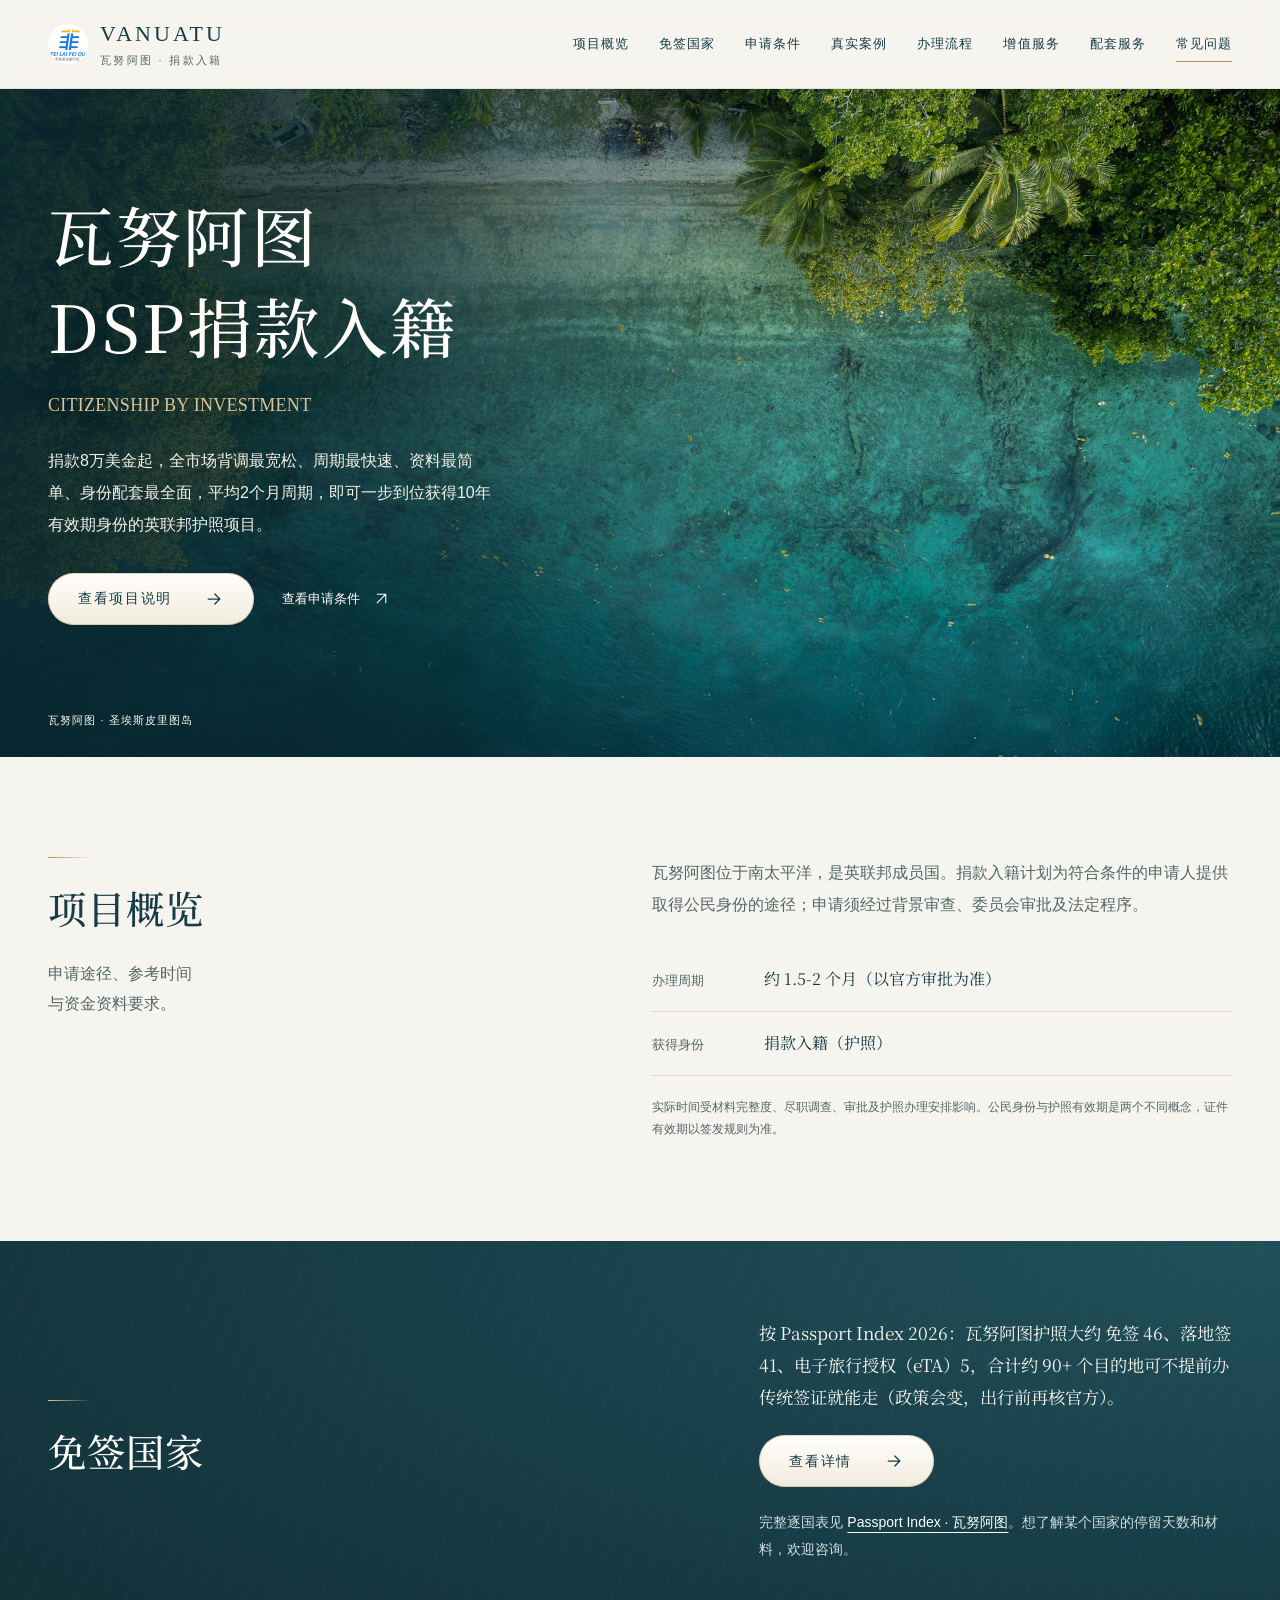
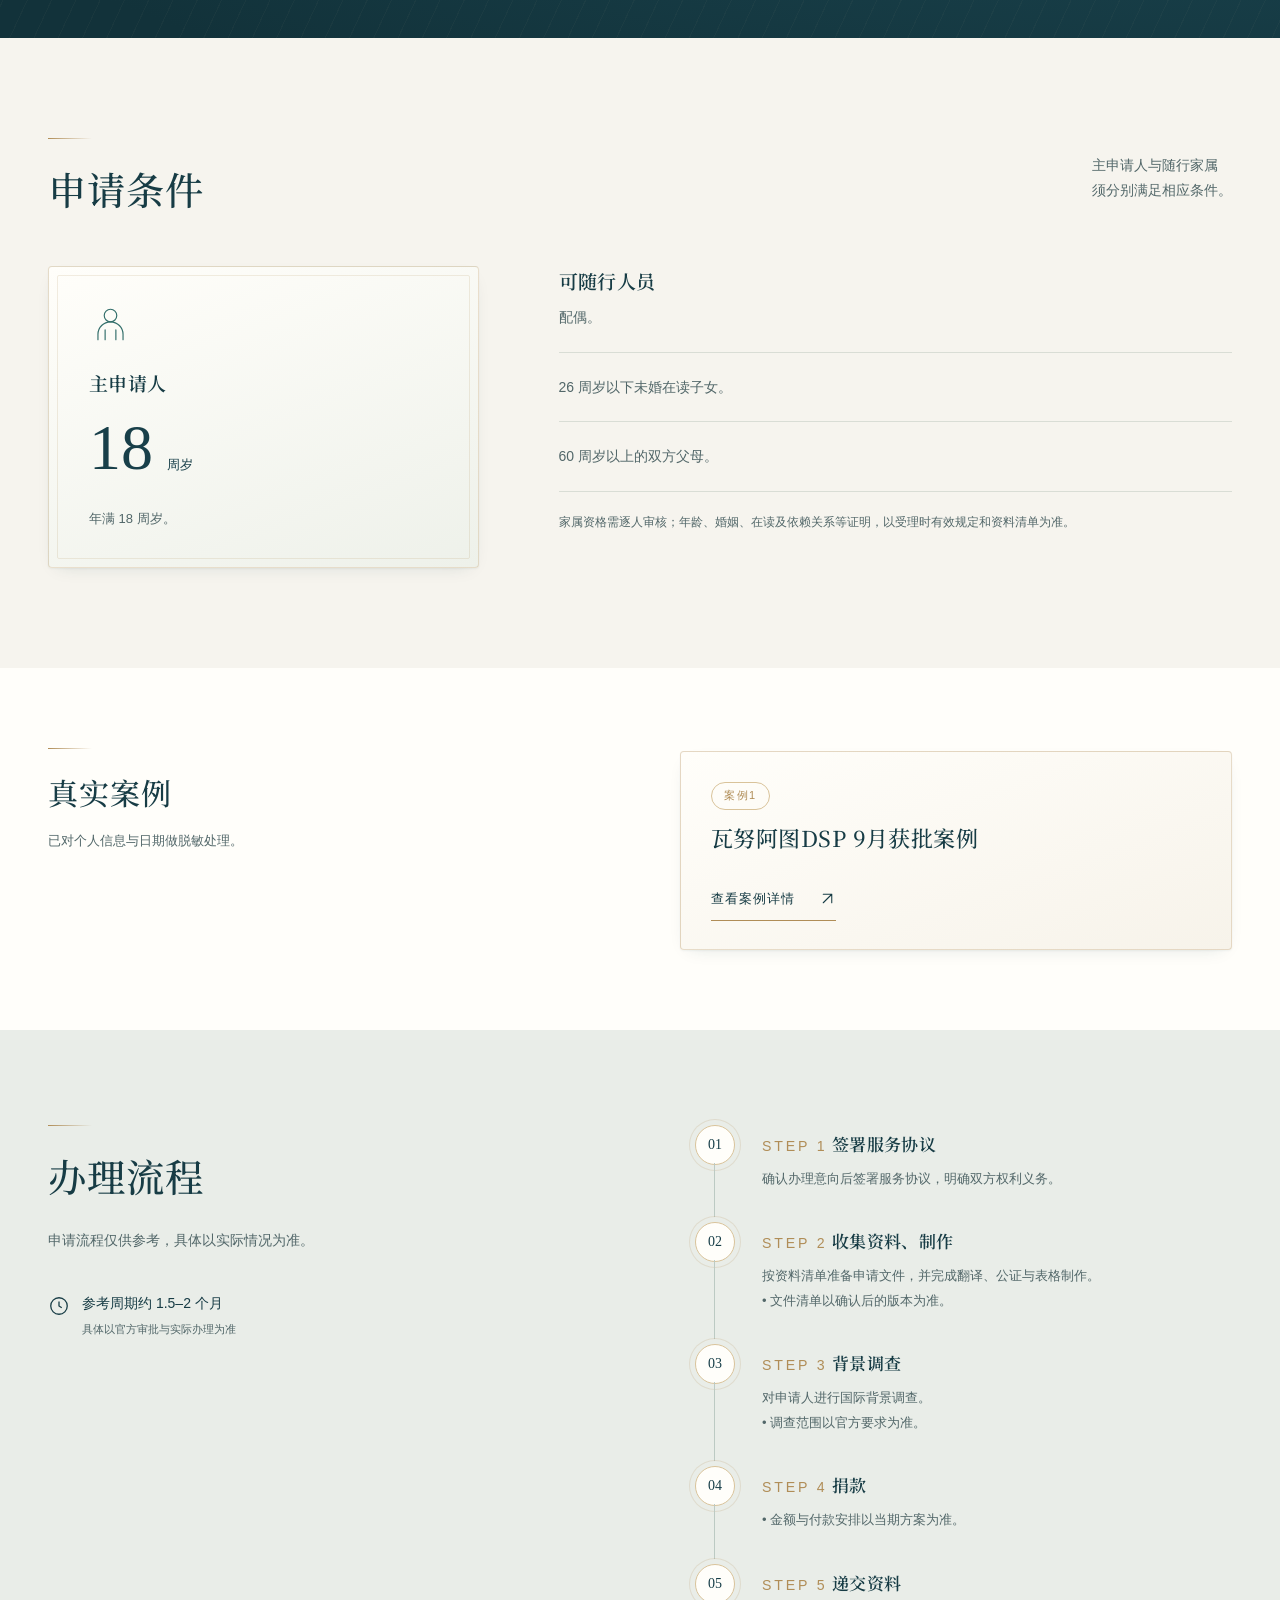
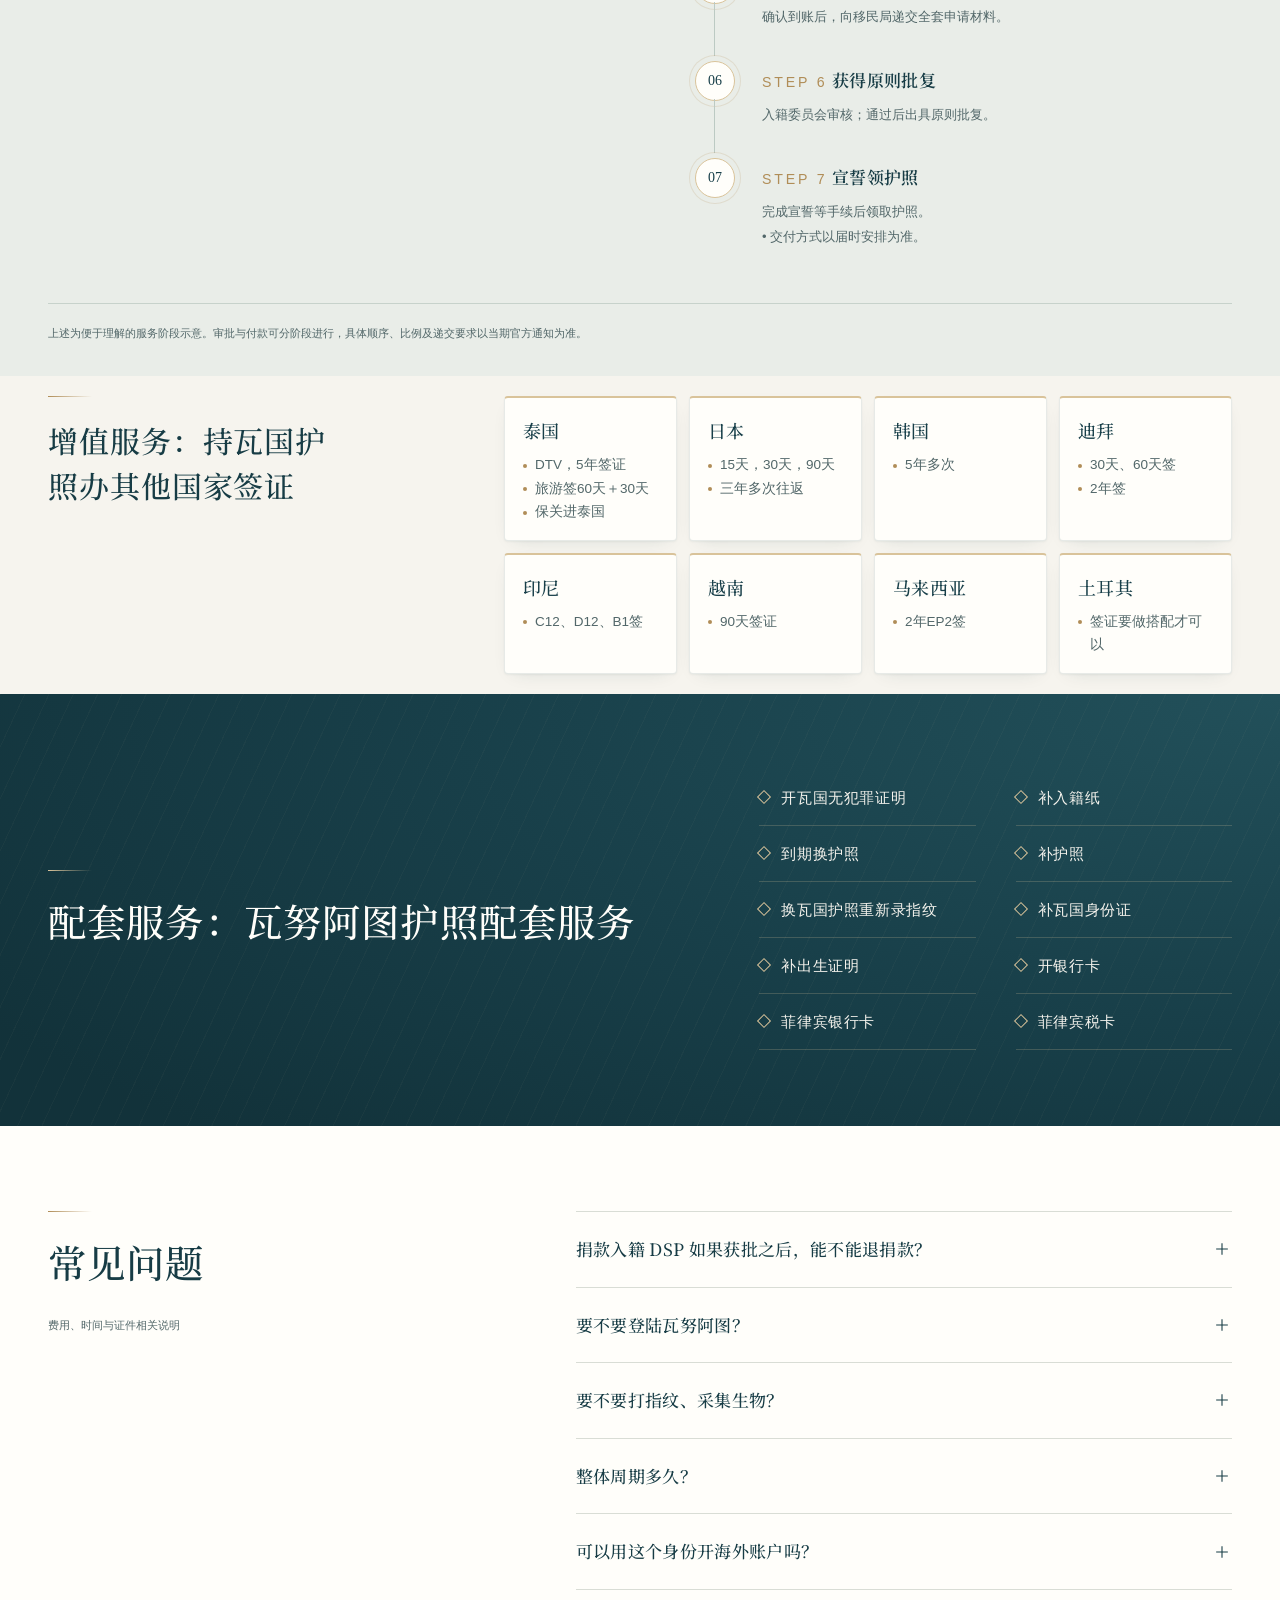
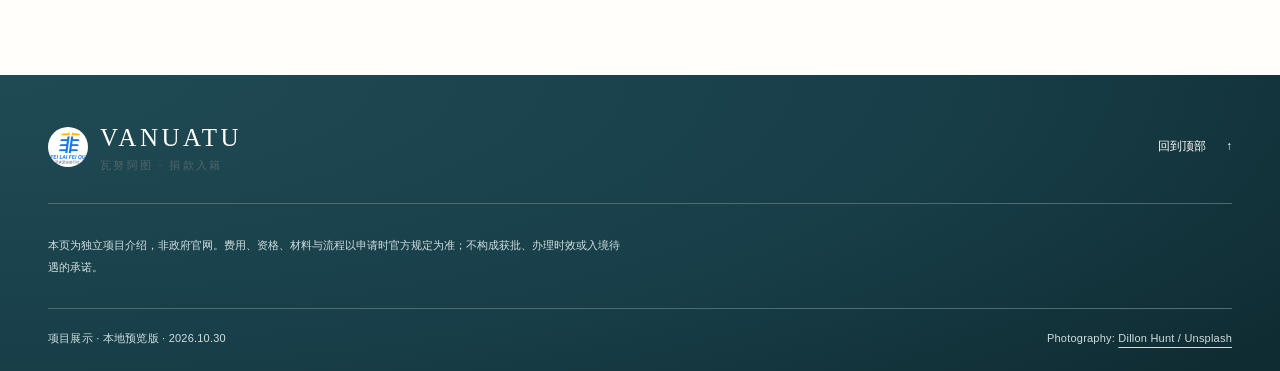
<file: index.html>
<!doctype html>
<html lang="zh-CN">
<head>
  <meta charset="utf-8">
  <meta name="viewport" content="width=device-width, initial-scale=1">
  <title>瓦努阿图 DSP捐款入籍</title>
  <meta name="description" content="了解瓦努阿图捐款入籍项目：申请条件、家庭随行、七步办理流程。所有申请以官方审查及当期要求为准。">
  <meta name="robots" content="noindex, nofollow">
  <meta name="theme-color" content="#183f49">
  <meta property="og:type" content="website">
  <meta property="og:locale" content="zh_CN">
  <meta property="og:title" content="瓦努阿图捐款入籍｜申请条件与流程">
  <meta property="og:description" content="从申请条件、资料准备到宣誓领证，清晰了解瓦努阿图捐款入籍。">
  <meta property="og:image" content="assets/vanuatu-coast.jpg">
  <meta name="twitter:card" content="summary_large_image">
  <meta name="twitter:title" content="瓦努阿图捐款入籍计划">
  <meta name="twitter:description" content="申请条件与七步办理流程。">
  <link rel="icon" type="image/png" href="assets/flfq-favicon-64.png">
  <link rel="preload" as="image" href="assets/vanuatu-coast.jpg" fetchpriority="high">
  <link rel="preload" as="font" href="assets/noto-serif-sc.woff2" type="font/woff2" crossorigin>
  <link rel="stylesheet" href="styles.css">
  <link rel="stylesheet" href="motion.css">
  <script defer src="script.js"></script>
  <script defer src="ocean.js"></script>
  <script type="application/ld+json">{"@context":"https://schema.org","@type":"WebPage","name":"瓦努阿图捐款入籍项目介绍","inLanguage":"zh-CN","description":"申请条件和办理流程。独立项目展示页面，非政府官网。","about":{"@type":"Thing","name":"Vanuatu Development Support Program"},"dateModified":"2026-10-30"}</script>
</head>
<body>
  <a class="skip-link" href="#main">跳转到正文</a>
  <header class="site-header">
    <div class="header-inner">
      <a href="#top" class="brand" aria-label="瓦努阿图项目首页">
        <img class="brand-mark" src="assets/flfq-logo.png" alt="" width="40" height="40">
        <span><strong>VANUATU</strong><small>瓦努阿图 · 捐款入籍</small></span>
      </a>
      <nav class="desktop-nav" aria-label="主导航">
        <a href="#overview">项目概览</a><a href="#visa-free">免签国家</a><a href="#eligibility">申请条件</a><a href="#cases">真实案例</a><a href="#process">办理流程</a><a href="#services">增值服务</a><a href="#support">配套服务</a><a href="#faq">常见问题</a>
      </nav>
      <button class="menu-toggle" aria-label="打开导航菜单" aria-expanded="false" aria-controls="mobile-nav"><svg viewBox="0 0 24 24" aria-hidden="true"><path d="M4 7h16M4 12h16M4 17h16"/></svg></button>
    </div>
    <nav id="mobile-nav" class="mobile-nav" aria-label="手机导航" hidden><a href="#overview">项目概览</a><a href="#visa-free">免签国家</a><a href="#eligibility">申请条件</a><a href="#cases">真实案例</a><a href="#process">办理流程</a><a href="#services">增值服务</a><a href="#support">配套服务</a><a href="#faq">常见问题</a></nav>
  </header>

  <main id="main">
    <section class="hero" id="top" aria-labelledby="hero-title">
      <img class="hero-image" src="assets/vanuatu-coast.jpg" alt="瓦努阿图圣埃斯皮里图岛，棕榈林环绕的清澈海岸" width="2200" height="1650" fetchpriority="high">
      <canvas class="ocean-canvas" id="ocean" aria-hidden="true" data-state="loading"></canvas>
      <div class="hero-shade"></div>
      <div class="container hero-content">
        <h1 id="hero-title">瓦努阿图<br>DSP捐款入籍<span class="hero-title-en" lang="en">Citizenship by investment</span></h1>
        <p>捐款8万美金起，全市场背调最宽松、周期最快速、资料最简单、身份配套最全面，平均2个月周期，即可一步到位获得10年有效期身份的英联邦护照项目。</p>
        <div class="hero-actions"><a class="button button-light" href="#overview">查看项目说明 <svg viewBox="0 0 24 24" aria-hidden="true"><path d="M5 12h14M13 6l6 6-6 6"/></svg></a><a class="hero-text-link" href="#eligibility">查看申请条件 <svg viewBox="0 0 24 24" aria-hidden="true"><path d="M6 18 18 6M6 6h12v12"/></svg></a></div>
      </div>
      <div class="hero-foot container"><span>瓦努阿图 · 圣埃斯皮里图岛</span></div>
    </section>

    <section class="section overview container" id="overview" aria-labelledby="overview-title">
      <div class="section-intro"><h2 id="overview-title">项目概览</h2><p class="intro-lead">申请途径、参考时间<br>与资金资料要求。</p></div>
      <div class="overview-body"><p>瓦努阿图位于南太平洋，是英联邦成员国。捐款入籍计划为符合条件的申请人提供取得公民身份的途径；申请须经过背景审查、委员会审批及法定程序。</p><dl class="project-facts"><div><dt>办理周期</dt><dd>约 1.5-2 个月（以官方审批为准）</dd></div><div><dt>获得身份</dt><dd>捐款入籍（护照）</dd></div></dl><p class="fine-print">实际时间受材料完整度、尽职调查、审批及护照办理安排影响。公民身份与护照有效期是两个不同概念，证件有效期以签发规则为准。</p></div>
    </section>

    <section class="dark-band" id="visa-free" aria-labelledby="visa-free-title"><div class="container dark-band-layout"><div><h2 id="visa-free-title">免签国家</h2></div><div><p class="dark-band-lead">按 Passport Index 2026：瓦努阿图护照大约 免签 46、落地签 41、电子旅行授权（eTA）5，合计约 90+ 个目的地可不提前办传统签证就能走（政策会变，出行前再核官方）。</p><a class="button button-light" href="visa-free.html">查看详情 <svg viewBox="0 0 24 24" aria-hidden="true"><path d="M5 12h14M13 6l6 6-6 6"/></svg></a><p class="dark-band-note">完整逐国表见 <a href="https://www.passportindex.org/passport/vanuatu/" target="_blank" rel="noopener noreferrer">Passport Index · 瓦努阿图</a>。想了解某个国家的停留天数和材料，欢迎咨询。</p></div></div></section>

    <section class="section container" id="eligibility" aria-labelledby="eligibility-title"><div class="section-heading"><h2 id="eligibility-title">申请条件</h2><p>主申请人与随行家属<br>须分别满足相应条件。</p></div><div class="eligibility-layout"><article class="primary-applicant"><svg viewBox="0 0 48 48" aria-hidden="true"><circle cx="24" cy="14" r="7"/><path d="M10 41v-6a14 14 0 0 1 28 0v6M18 41V30M30 41V30"/></svg><h3>主申请人</h3><p class="age">18<span>周岁</span></p><p>年满 18 周岁。</p></article><div class="family-list"><article><div class="family-label"><h3>可随行人员</h3></div><p>配偶。</p></article><article><p>26 周岁以下未婚在读子女。</p></article><article><p>60 周岁以上的双方父母。</p></article><p class="fine-print">家属资格需逐人审核；年龄、婚姻、在读及依赖关系等证明，以受理时有效规定和资料清单为准。</p></div></div></section>

    <section class="section cases-section" id="cases" aria-labelledby="cases-title"><div class="container reserved-row"><div><h2 id="cases-title">真实案例</h2><p>已对个人信息与日期做脱敏处理。</p></div><div class="reserved-content"><a class="case-card" href="case-1.html"><span class="status-label">案例1</span><h3>瓦努阿图DSP 9月获批案例</h3><span class="text-link">查看案例详情 <svg viewBox="0 0 24 24" aria-hidden="true"><path d="M6 18 18 6M6 6h12v12"/></svg></span></a></div></div></section>
    <section class="process-section" id="process" aria-labelledby="process-title"><div class="container process-layout"><div class="process-intro"><h2 id="process-title">办理流程</h2><p>申请流程仅供参考，具体以实际情况为准。</p><div class="process-note"><svg viewBox="0 0 24 24" aria-hidden="true"><circle cx="12" cy="12" r="9"/><path d="M12 7v5l3 2"/></svg><p>参考周期约 1.5–2 个月<br><small>具体以官方审批与实际办理为准</small></p></div></div><ol class="steps"><li><span class="step-number">01</span><div><h3><small>STEP 1</small> 签署服务协议</h3><p>确认办理意向后签署服务协议，明确双方权利义务。</p></div></li><li><span class="step-number">02</span><div><h3><small>STEP 2</small> 收集资料、制作</h3><p>按资料清单准备申请文件，并完成翻译、公证与表格制作。</p><p>• 文件清单以确认后的版本为准。</p></div></li><li><span class="step-number">03</span><div><h3><small>STEP 3</small> 背景调查</h3><p>对申请人进行国际背景调查。</p><p>• 调查范围以官方要求为准。</p></div></li><li><span class="step-number">04</span><div><h3><small>STEP 4</small> 捐款</h3><p>• 金额与付款安排以当期方案为准。</p></div></li><li><span class="step-number">05</span><div><h3><small>STEP 5</small> 递交资料</h3><p>确认到账后，向移民局递交全套申请材料。</p></div></li><li><span class="step-number">06</span><div><h3><small>STEP 6</small> 获得原则批复</h3><p>入籍委员会审核；通过后出具原则批复。</p></div></li><li><span class="step-number">07</span><div><h3><small>STEP 7</small> 宣誓领护照</h3><p>完成宣誓等手续后领取护照。</p><p>• 交付方式以届时安排为准。</p></div></li></ol></div><p class="container process-footnote">上述为便于理解的服务阶段示意。审批与付款可分阶段进行，具体顺序、比例及递交要求以当期官方通知为准。</p></section>

    <section class="section container reserved-section" id="services" aria-labelledby="services-title"><div class="reserved-row"><div><h2 id="services-title">增值服务：持瓦国护照办其他国家签证</h2></div><div class="reserved-content visa-services"><div class="vs-row"><h3>泰国</h3><ul><li>DTV，5年签证</li><li>旅游签60天＋30天</li><li>保关进泰国</li></ul></div><div class="vs-row"><h3>日本</h3><ul><li>15天，30天，90天</li><li>三年多次往返</li></ul></div><div class="vs-row"><h3>韩国</h3><ul><li>5年多次</li></ul></div><div class="vs-row"><h3>迪拜</h3><ul><li>30天、60天签</li><li>2年签</li></ul></div><div class="vs-row"><h3>印尼</h3><ul><li>C12、D12、B1签</li></ul></div><div class="vs-row"><h3>越南</h3><ul><li>90天签证</li></ul></div><div class="vs-row"><h3>马来西亚</h3><ul><li>2年EP2签</li></ul></div><div class="vs-row"><h3>土耳其</h3><ul><li>签证要做搭配才可以</li></ul></div></div></div></section>
    <section class="dark-band" id="support" aria-labelledby="support-title"><div class="container dark-band-layout"><div><h2 id="support-title">配套服务：瓦努阿图护照配套服务</h2></div><div><ul class="support-list"><li>开瓦国无犯罪证明</li><li>补入籍纸</li><li>到期换护照</li><li>补护照</li><li>换瓦国护照重新录指纹</li><li>补瓦国身份证</li><li>补出生证明</li><li>开银行卡</li><li>菲律宾银行卡</li><li>菲律宾税卡</li></ul></div></div></section>


    <section class="faq-section" id="faq" aria-labelledby="faq-title"><div class="container faq-layout"><div><h2 id="faq-title">常见问题</h2><span class="faq-count">费用、时间与证件相关说明</span></div><div class="faq-list"><details><summary>捐款入籍 DSP 如果获批之后，能不能退捐款？<svg viewBox="0 0 24 24" aria-hidden="true"><path d="M5 12h14M12 5v14"/></svg></summary><div class="faq-answer"><p>不能，捐款是给到政府发展基金，一旦获批，全部不予返还。</p></div></details><details><summary>要不要登陆瓦努阿图？<svg viewBox="0 0 24 24" aria-hidden="true"><path d="M5 12h14M12 5v14"/></svg></summary><div class="faq-answer"><p>不用登陆、没有居住、没有移民监、不用面试。</p></div></details><details><summary>要不要打指纹、采集生物？<svg viewBox="0 0 24 24" aria-hidden="true"><path d="M5 12h14M12 5v14"/></svg></summary><div class="faq-answer"><p>现在强制生物采集；可以在维拉港、香港、迪拜等指定点位，也可以约移动采集，移动采集一般额外收费。也可以额外申请免打指纹，额外收费。</p></div></details><details><summary>整体周期多久？<svg viewBox="0 0 24 24" aria-hidden="true"><path d="M5 12h14M12 5v14"/></svg></summary><div class="faq-answer"><p>材料齐全顺利的情况下，一般 30–45 天；背调抽查、补材料、国际制裁名单筛查，会拉长到 60–90 天。</p></div></details><details><summary>可以用这个身份开海外账户吗？<svg viewBox="0 0 24 24" aria-hidden="true"><path d="M5 12h14M12 5v14"/></svg></summary><div class="faq-answer"><p>可以作为开户证件，但银行独立审核，不保证一定开户；近年很多银行对投资入籍护照加强审查。</p></div></details></div></div></section>
  </main>

  <footer class="site-footer"><div class="container"><div class="footer-top"><a class="brand footer-brand" href="#top"><img class="brand-mark" src="assets/flfq-logo.png" alt="" width="40" height="40"><span><strong>VANUATU</strong><small>瓦努阿图 · 捐款入籍</small></span></a><a class="back-top" href="#top">回到顶部 <span aria-hidden="true">↑</span></a></div><div class="footer-info"><p>本页为独立项目介绍，非政府官网。费用、资格、材料与流程以申请时官方规定为准；不构成获批、办理时效或入境待遇的承诺。</p></div><div class="footer-bottom"><span>项目展示 · 本地预览版 · 2026.10.30</span><span>Photography: <a href="https://unsplash.com/photos/5bvIetoTddk" target="_blank" rel="noopener noreferrer">Dillon Hunt / Unsplash</a></span></div></div></footer>
<script>(()=>{const d=document.documentElement;if(!("IntersectionObserver"in window)||matchMedia("(prefers-reduced-motion: reduce)").matches)return;const els=document.querySelectorAll("main section:not(.hero),main .vs-row,main .case-docs figure,main .vf-group");els.forEach((e,i)=>{e.setAttribute("data-reveal","");if(e.classList.contains("vs-row"))e.style.transitionDelay=(i%4)*60+"ms"});d.classList.add("reveal-on");const io=new IntersectionObserver(es=>es.forEach(x=>{if(x.isIntersecting){x.target.classList.add("is-in");io.unobserve(x.target)}}),{rootMargin:"0px 0px -8% 0px"});els.forEach(e=>io.observe(e))})();</script>
</body>
</html>
</file>
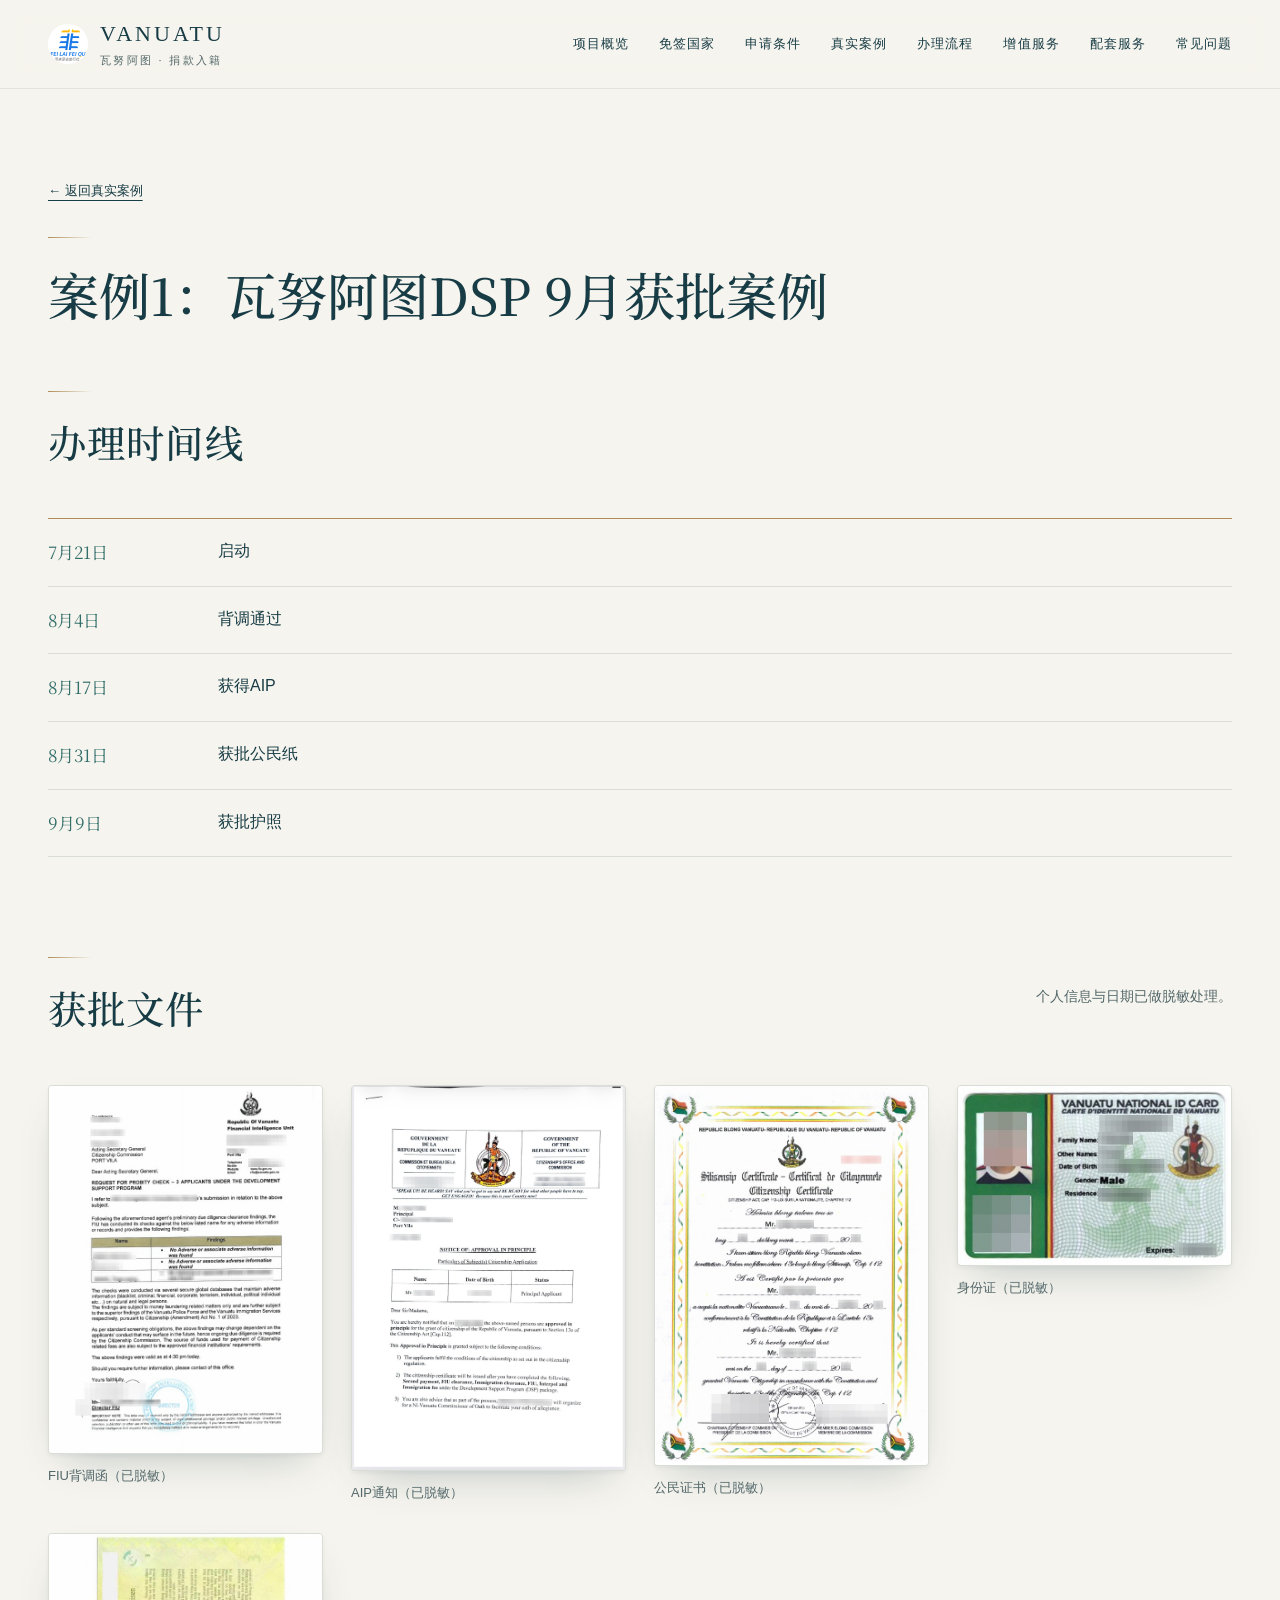
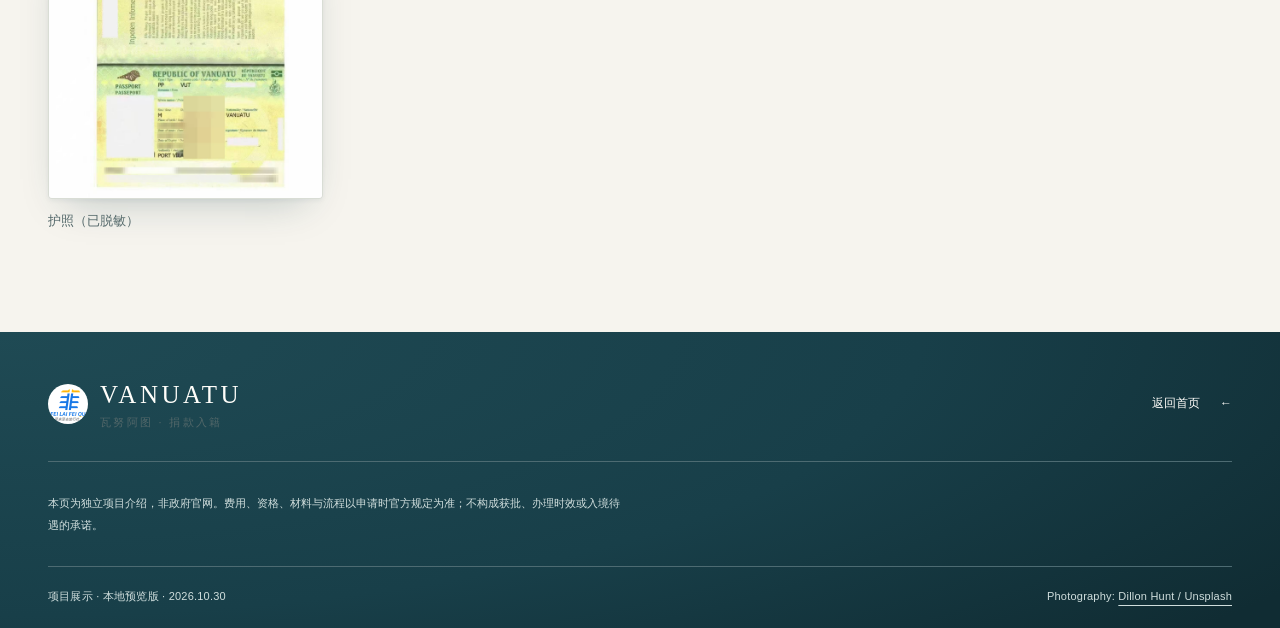
<file: case-1.html>
<!doctype html>
<html lang="zh-CN">
<head>
  <meta charset="utf-8">
  <meta name="viewport" content="width=device-width, initial-scale=1">
  <title>案例1：瓦努阿图DSP 9月获批案例</title>
  <meta name="description" content="瓦努阿图DSP 9月获批案例。">
  <meta name="robots" content="noindex, nofollow">
  <meta name="theme-color" content="#183f49">
  <link rel="icon" type="image/png" href="assets/flfq-favicon-64.png">
  <link rel="stylesheet" href="styles.css">
  <link rel="stylesheet" href="motion.css">
  </head>
<body class="case-page">
  <a class="skip-link" href="#main">跳转到正文</a>
  <header class="site-header">
    <div class="header-inner">
      <a href="index.html#top" class="brand" aria-label="瓦努阿图项目首页">
        <img class="brand-mark" src="assets/flfq-logo.png" alt="" width="40" height="40">
        <span><strong>VANUATU</strong><small>瓦努阿图 · 捐款入籍</small></span>
      </a>
      <nav class="desktop-nav" aria-label="主导航">
        <a href="index.html#overview">项目概览</a><a href="index.html#visa-free">免签国家</a><a href="index.html#eligibility">申请条件</a><a href="index.html#cases">真实案例</a><a href="index.html#process">办理流程</a><a href="index.html#services">增值服务</a><a href="index.html#support">配套服务</a><a href="index.html#faq">常见问题</a>
      </nav>
      <button class="menu-toggle" aria-label="打开导航菜单" aria-expanded="false" aria-controls="mobile-nav"><svg viewBox="0 0 24 24" aria-hidden="true"><path d="M4 7h16M4 12h16M4 17h16"/></svg></button>
    </div>
    <nav id="mobile-nav" class="mobile-nav" aria-label="手机导航" hidden><a href="index.html#overview">项目概览</a><a href="index.html#visa-free">免签国家</a><a href="index.html#eligibility">申请条件</a><a href="index.html#cases">真实案例</a><a href="index.html#process">办理流程</a><a href="index.html#services">增值服务</a><a href="index.html#support">配套服务</a><a href="index.html#faq">常见问题</a></nav>
  </header>
  <main id="main">
    <section class="container case-hero"><a class="case-back" href="index.html#cases">← 返回真实案例</a><h1>案例1：瓦努阿图DSP 9月获批案例</h1></section>
    <section class="section container" style="padding-top:20px"><div class="section-heading"><h2>办理时间线</h2></div><ol class="case-timeline"><li><time>7月21日</time><span>启动</span></li><li><time>8月4日</time><span>背调通过</span></li><li><time>8月17日</time><span>获得AIP</span></li><li><time>8月31日</time><span>获批公民纸</span></li><li><time>9月9日</time><span>获批护照</span></li></ol></section>
    <section class="section container" style="padding-top:0"><div class="section-heading"><h2>获批文件</h2><p>个人信息与日期已做脱敏处理。</p></div><div class="case-docs"><figure><a href="assets/case-1/case1-fiu.jpg" target="_blank" rel="noopener"><img src="assets/case-1/case1-fiu.jpg" alt="FIU背调函（已脱敏）" loading="lazy"></a><figcaption>FIU背调函（已脱敏）</figcaption></figure><figure><a href="assets/case-1/case1-aip.jpg" target="_blank" rel="noopener"><img src="assets/case-1/case1-aip.jpg" alt="AIP通知（已脱敏）" loading="lazy"></a><figcaption>AIP通知（已脱敏）</figcaption></figure><figure><a href="assets/case-1/case1-cert.jpg" target="_blank" rel="noopener"><img src="assets/case-1/case1-cert.jpg" alt="公民证书（已脱敏）" loading="lazy"></a><figcaption>公民证书（已脱敏）</figcaption></figure><figure><a href="assets/case-1/case1-id.jpg" target="_blank" rel="noopener"><img src="assets/case-1/case1-id.jpg" alt="身份证（已脱敏）" loading="lazy"></a><figcaption>身份证（已脱敏）</figcaption></figure><figure><a href="assets/case-1/case1-passport.jpg" target="_blank" rel="noopener"><img src="assets/case-1/case1-passport.jpg" alt="护照（已脱敏）" loading="lazy"></a><figcaption>护照（已脱敏）</figcaption></figure></div></section>
  </main>
  <footer class="site-footer"><div class="container"><div class="footer-top"><a class="brand footer-brand" href="index.html"><img class="brand-mark" src="assets/flfq-logo.png" alt="" width="40" height="40"><span><strong>VANUATU</strong><small>瓦努阿图 · 捐款入籍</small></span></a><a class="back-top" href="index.html">返回首页 <span aria-hidden="true">←</span></a></div><div class="footer-info"><p>本页为独立项目介绍，非政府官网。费用、资格、材料与流程以申请时官方规定为准；不构成获批、办理时效或入境待遇的承诺。</p></div><div class="footer-bottom"><span>项目展示 · 本地预览版 · 2026.10.30</span><span>Photography: <a href="https://unsplash.com/photos/5bvIetoTddk" target="_blank" rel="noopener noreferrer">Dillon Hunt / Unsplash</a></span></div></div></footer>
  <script>(()=>{const t=document.querySelector(".menu-toggle"),n=document.getElementById("mobile-nav");if(!t||!n)return;const set=o=>{t.setAttribute("aria-expanded",String(o));n.hidden=!o};t.addEventListener("click",()=>set(t.getAttribute("aria-expanded")!=="true"));n.querySelectorAll("a").forEach(a=>a.addEventListener("click",()=>set(false)))})();</script>
<script>(()=>{const d=document.documentElement;if(!("IntersectionObserver"in window)||matchMedia("(prefers-reduced-motion: reduce)").matches)return;const els=document.querySelectorAll("main section:not(.hero),main .vs-row,main .case-docs figure,main .vf-group");els.forEach((e,i)=>{e.setAttribute("data-reveal","");if(e.classList.contains("vs-row"))e.style.transitionDelay=(i%4)*60+"ms"});d.classList.add("reveal-on");const io=new IntersectionObserver(es=>es.forEach(x=>{if(x.isIntersecting){x.target.classList.add("is-in");io.unobserve(x.target)}}),{rootMargin:"0px 0px -8% 0px"});els.forEach(e=>io.observe(e))})();</script>
</body>
</html>
</file>
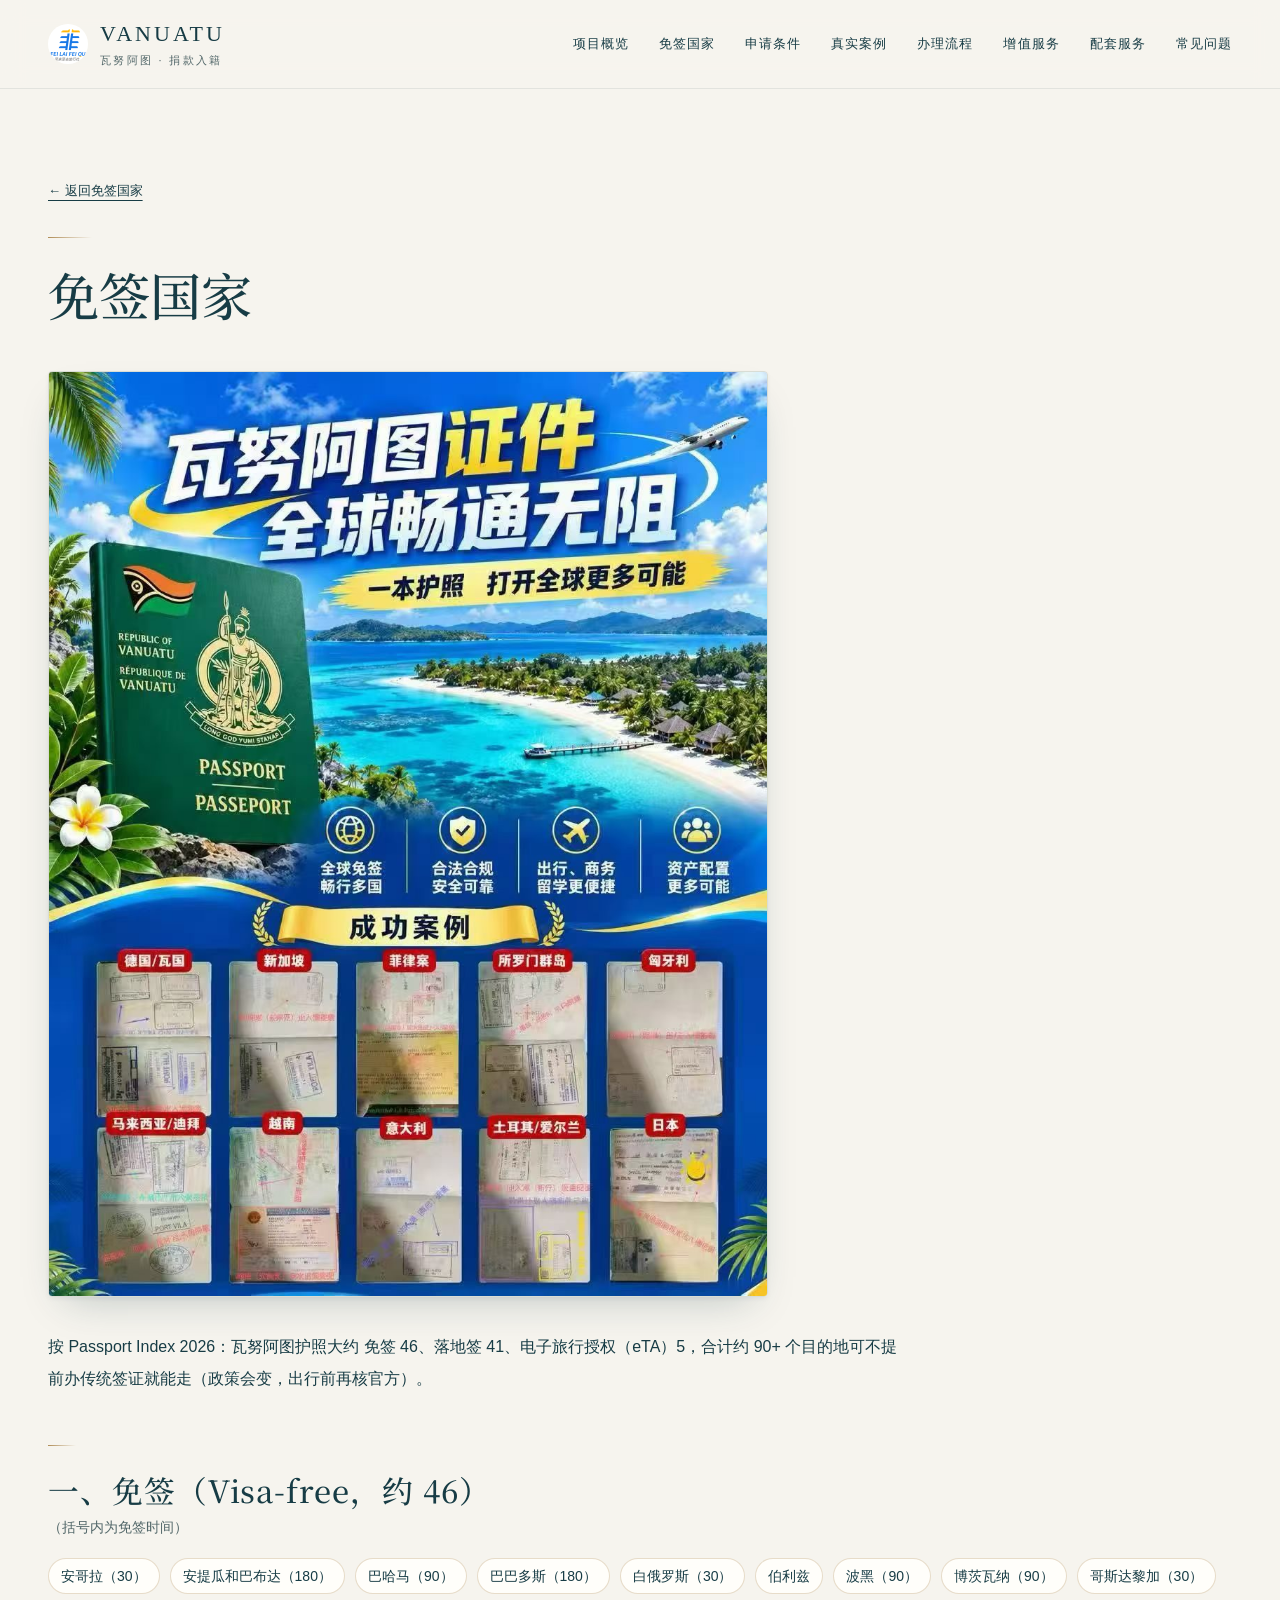
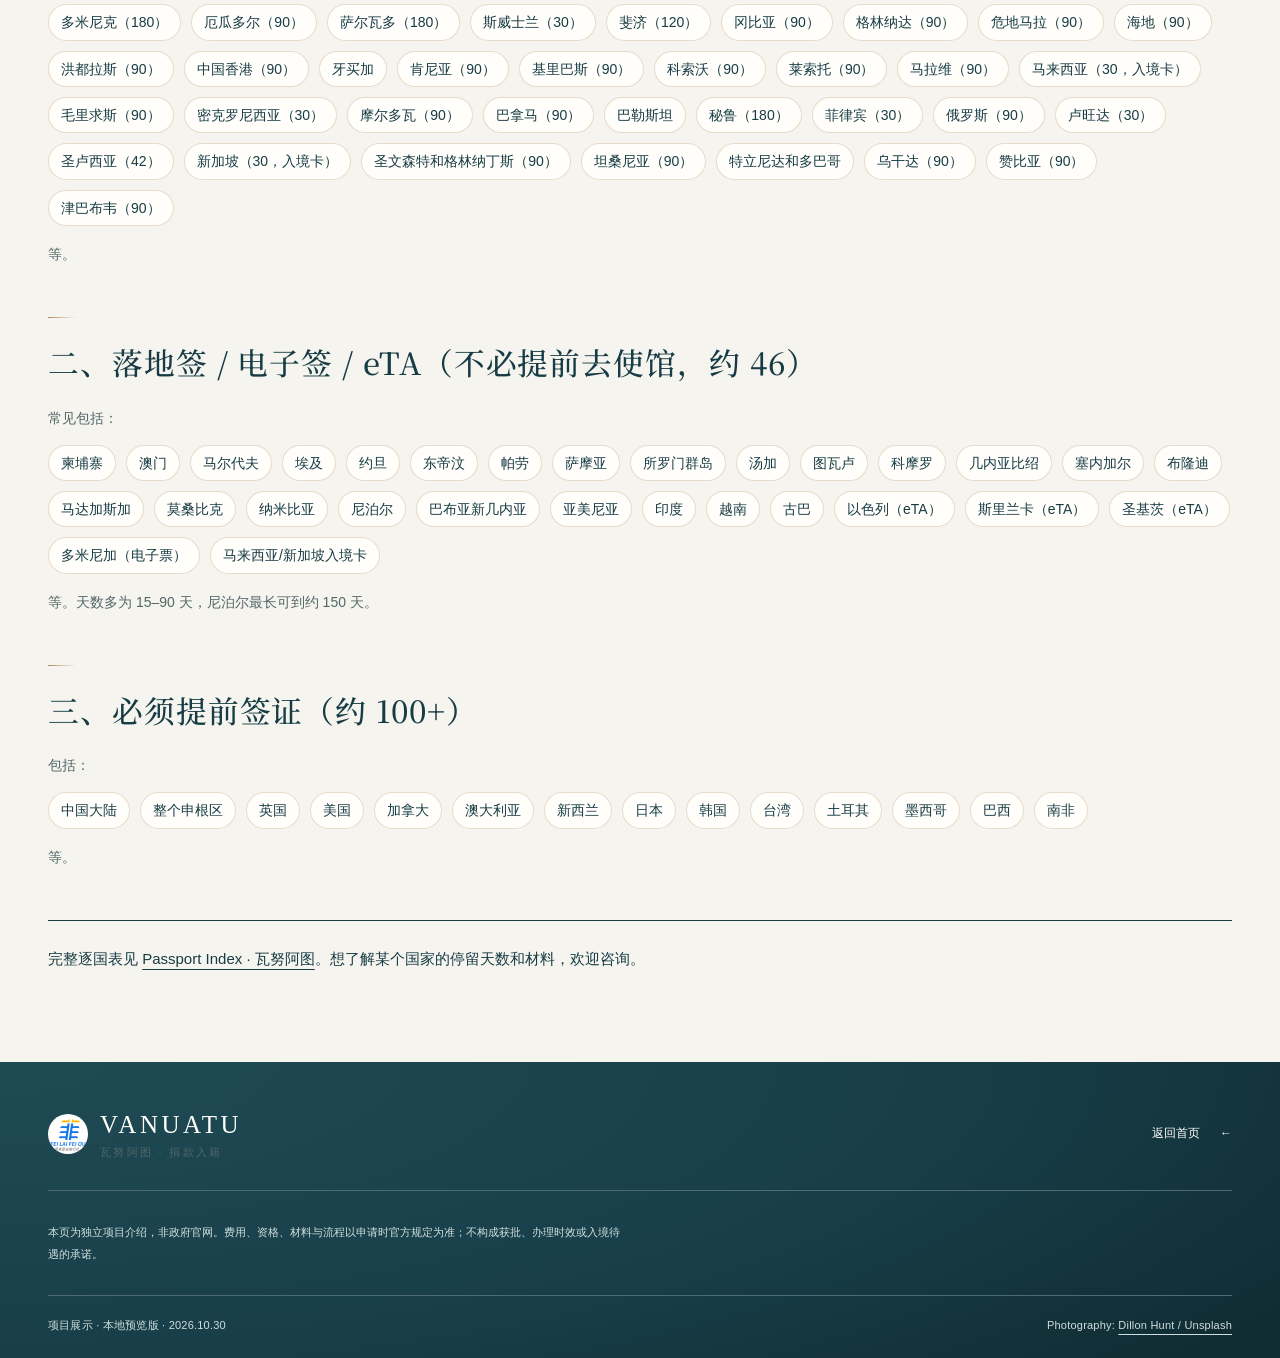
<file: visa-free.html>
<!doctype html>
<html lang="zh-CN">
<head>
  <meta charset="utf-8">
  <meta name="viewport" content="width=device-width, initial-scale=1">
  <title>免签国家｜瓦努阿图 DSP捐款入籍</title>
  <meta name="description" content="瓦努阿图护照免签、落地签、电子签国家。">
  <meta name="robots" content="noindex, nofollow">
  <meta name="theme-color" content="#183f49">
  <link rel="icon" type="image/png" href="assets/flfq-favicon-64.png">
  <link rel="stylesheet" href="styles.css">
  <link rel="stylesheet" href="motion.css">
  </head>
<body class="case-page">
  <a class="skip-link" href="#main">跳转到正文</a>
  <header class="site-header">
    <div class="header-inner">
      <a href="index.html#top" class="brand" aria-label="瓦努阿图项目首页">
        <img class="brand-mark" src="assets/flfq-logo.png" alt="" width="40" height="40">
        <span><strong>VANUATU</strong><small>瓦努阿图 · 捐款入籍</small></span>
      </a>
      <nav class="desktop-nav" aria-label="主导航">
        <a href="index.html#overview">项目概览</a><a href="index.html#visa-free">免签国家</a><a href="index.html#eligibility">申请条件</a><a href="index.html#cases">真实案例</a><a href="index.html#process">办理流程</a><a href="index.html#services">增值服务</a><a href="index.html#support">配套服务</a><a href="index.html#faq">常见问题</a>
      </nav>
      <button class="menu-toggle" aria-label="打开导航菜单" aria-expanded="false" aria-controls="mobile-nav"><svg viewBox="0 0 24 24" aria-hidden="true"><path d="M4 7h16M4 12h16M4 17h16"/></svg></button>
    </div>
    <nav id="mobile-nav" class="mobile-nav" aria-label="手机导航" hidden><a href="index.html#overview">项目概览</a><a href="index.html#visa-free">免签国家</a><a href="index.html#eligibility">申请条件</a><a href="index.html#cases">真实案例</a><a href="index.html#process">办理流程</a><a href="index.html#services">增值服务</a><a href="index.html#support">配套服务</a><a href="index.html#faq">常见问题</a></nav>
  </header>
  <main id="main">
    <section class="container case-hero"><a class="case-back" href="index.html#visa-free">← 返回免签国家</a><h1>免签国家</h1></section>
    <section class="container" style="padding-bottom:90px"><img class="vf-hero-img" src="assets/visa-free.jpg" alt="瓦努阿图证件 全球畅通无阻" width="1024" height="1318">
      <p class="vf-lead">按 Passport Index 2026：瓦努阿图护照大约 免签 46、落地签 41、电子旅行授权（eTA）5，合计约 90+ 个目的地可不提前办传统签证就能走（政策会变，出行前再核官方）。</p>
      <div class="vf-group"><h2>一、免签（Visa-free，约 46）<small class="vf-sub">（括号内为免签时间）</small></h2><ul class="vf-tags"><li>安哥拉（30）</li><li>安提瓜和巴布达（180）</li><li>巴哈马（90）</li><li>巴巴多斯（180）</li><li>白俄罗斯（30）</li><li>伯利兹</li><li>波黑（90）</li><li>博茨瓦纳（90）</li><li>哥斯达黎加（30）</li><li>多米尼克（180）</li><li>厄瓜多尔（90）</li><li>萨尔瓦多（180）</li><li>斯威士兰（30）</li><li>斐济（120）</li><li>冈比亚（90）</li><li>格林纳达（90）</li><li>危地马拉（90）</li><li>海地（90）</li><li>洪都拉斯（90）</li><li>中国香港（90）</li><li>牙买加</li><li>肯尼亚（90）</li><li>基里巴斯（90）</li><li>科索沃（90）</li><li>莱索托（90）</li><li>马拉维（90）</li><li>马来西亚（30，入境卡）</li><li>毛里求斯（90）</li><li>密克罗尼西亚（30）</li><li>摩尔多瓦（90）</li><li>巴拿马（90）</li><li>巴勒斯坦</li><li>秘鲁（180）</li><li>菲律宾（30）</li><li>俄罗斯（90）</li><li>卢旺达（30）</li><li>圣卢西亚（42）</li><li>新加坡（30，入境卡）</li><li>圣文森特和格林纳丁斯（90）</li><li>坦桑尼亚（90）</li><li>特立尼达和多巴哥</li><li>乌干达（90）</li><li>赞比亚（90）</li><li>津巴布韦（90）</li></ul><p class="vf-note">等。</p></div>
      <div class="vf-group"><h2>二、落地签 / 电子签 / eTA（不必提前去使馆，约 46）</h2><p class="vf-note" style="margin:0 0 14px">常见包括：</p><ul class="vf-tags"><li>柬埔寨</li><li>澳门</li><li>马尔代夫</li><li>埃及</li><li>约旦</li><li>东帝汶</li><li>帕劳</li><li>萨摩亚</li><li>所罗门群岛</li><li>汤加</li><li>图瓦卢</li><li>科摩罗</li><li>几内亚比绍</li><li>塞内加尔</li><li>布隆迪</li><li>马达加斯加</li><li>莫桑比克</li><li>纳米比亚</li><li>尼泊尔</li><li>巴布亚新几内亚</li><li>亚美尼亚</li><li>印度</li><li>越南</li><li>古巴</li><li>以色列（eTA）</li><li>斯里兰卡（eTA）</li><li>圣基茨（eTA）</li><li>多米尼加（电子票）</li><li>马来西亚/新加坡入境卡</li></ul><p class="vf-note">等。天数多为 15–90 天，尼泊尔最长可到约 150 天。</p></div>
      <div class="vf-group"><h2>三、必须提前签证（约 100+）</h2><p class="vf-note" style="margin:0 0 14px">包括：</p><ul class="vf-tags"><li>中国大陆</li><li>整个申根区</li><li>英国</li><li>美国</li><li>加拿大</li><li>澳大利亚</li><li>新西兰</li><li>日本</li><li>韩国</li><li>台湾</li><li>土耳其</li><li>墨西哥</li><li>巴西</li><li>南非</li></ul><p class="vf-note">等。</p></div>
      <p class="vf-foot">完整逐国表见 <a href="https://www.passportindex.org/passport/vanuatu/" target="_blank" rel="noopener noreferrer">Passport Index · 瓦努阿图</a>。想了解某个国家的停留天数和材料，欢迎咨询。</p>
    </section>
  </main>
  <footer class="site-footer"><div class="container"><div class="footer-top"><a class="brand footer-brand" href="index.html"><img class="brand-mark" src="assets/flfq-logo.png" alt="" width="40" height="40"><span><strong>VANUATU</strong><small>瓦努阿图 · 捐款入籍</small></span></a><a class="back-top" href="index.html">返回首页 <span aria-hidden="true">←</span></a></div><div class="footer-info"><p>本页为独立项目介绍，非政府官网。费用、资格、材料与流程以申请时官方规定为准；不构成获批、办理时效或入境待遇的承诺。</p></div><div class="footer-bottom"><span>项目展示 · 本地预览版 · 2026.10.30</span><span>Photography: <a href="https://unsplash.com/photos/5bvIetoTddk" target="_blank" rel="noopener noreferrer">Dillon Hunt / Unsplash</a></span></div></div></footer>
  <script>(()=>{const t=document.querySelector(".menu-toggle"),n=document.getElementById("mobile-nav");if(!t||!n)return;const set=o=>{t.setAttribute("aria-expanded",String(o));n.hidden=!o};t.addEventListener("click",()=>set(t.getAttribute("aria-expanded")!=="true"));n.querySelectorAll("a").forEach(a=>a.addEventListener("click",()=>set(false)))})();</script>
<script>(()=>{const d=document.documentElement;if(!("IntersectionObserver"in window)||matchMedia("(prefers-reduced-motion: reduce)").matches)return;const els=document.querySelectorAll("main section:not(.hero),main .vs-row,main .case-docs figure,main .vf-group");els.forEach((e,i)=>{e.setAttribute("data-reveal","");if(e.classList.contains("vs-row"))e.style.transitionDelay=(i%4)*60+"ms"});d.classList.add("reveal-on");const io=new IntersectionObserver(es=>es.forEach(x=>{if(x.isIntersecting){x.target.classList.add("is-in");io.unobserve(x.target)}}),{rootMargin:"0px 0px -8% 0px"});els.forEach(e=>io.observe(e))})();</script>
</body>
</html>
</file>
<file: styles.css>
@font-face{font-family:"Noto Serif SC";src:url("assets/noto-serif-sc.woff2") format("woff2");font-style:normal;font-weight:400 600;font-display:swap}
:root{--paper:#f6f4ee;--white:#fffefa;--ink:#173c45;--muted:#526769;--ocean:#183f49;--sea:#326e6a;--line:#d9ddd5;--sand:#e5d5b7;--serif:"Noto Serif SC","Songti SC","SimSun",serif;--sans:"Microsoft YaHei","PingFang SC","Noto Sans SC",sans-serif;--max:1200px}
*{box-sizing:border-box}html{scroll-behavior:smooth;scroll-padding-top:108px}body{margin:0;background:var(--paper);color:var(--ink);font:16px/1.8 var(--sans);-webkit-font-smoothing:antialiased}button,a,input{-webkit-tap-highlight-color:transparent}button,input{font:inherit}button,a{touch-action:manipulation}button{cursor:pointer}a{color:inherit;text-decoration:none;text-underline-offset:5px}svg{display:block;flex-shrink:0}button svg,a svg{width:20px;height:20px;fill:none;stroke:currentColor;stroke-width:1.5;stroke-linecap:round;stroke-linejoin:round}h1,h2,h3,p{margin:0}h1,h2{font-family:var(--serif);font-weight:500;text-wrap:balance}h2{font-size:clamp(30px,3.3vw,44px);line-height:1.5;letter-spacing:.015em}h3{font-size:19px;font-weight:600;line-height:1.6}p{overflow-wrap:break-word}::selection{background:var(--sand);color:var(--ink)}:focus-visible{outline:3px solid #ad7c35;outline-offset:5px}input{accent-color:var(--sea)}[hidden]{display:none!important}body{scrollbar-color:var(--sea) var(--paper)}.container{width:calc(100% - 96px);max-width:var(--max);margin-inline:auto}.section{padding-block:100px}.skip-link{position:fixed;z-index:100;top:12px;left:12px;transform:translateY(-150%);padding:12px 20px;background:var(--white);border:1px solid var(--ink)}.skip-link:focus{transform:none}.site-header{position:sticky;top:0;z-index:30;background:var(--paper);border-bottom:1px solid rgba(23,60,69,.09)}.header-inner{max-width:1440px;margin:auto;min-height:88px;padding:0 48px;display:flex;align-items:center;justify-content:space-between;gap:28px}.brand{display:inline-flex;align-items:center;gap:12px;flex-shrink:0;line-height:1.4}.brand-mark{width:40px;height:40px}.brand strong{font-family:Georgia,serif;font-weight:400;letter-spacing:.14em;font-size:22px}.brand small{display:block;font-size:10px;letter-spacing:.21em;margin-top:3px}.desktop-nav{display:flex;gap:26px;align-items:center}.desktop-nav a{font-size:13px;min-height:44px;display:flex;align-items:center;position:relative;white-space:nowrap}.desktop-nav a:after{content:"";position:absolute;left:0;bottom:4px;width:100%;height:1px;background:var(--ink);transform:scaleX(0);transform-origin:left;transition:transform .2s}.desktop-nav a:hover:after,.desktop-nav a[aria-current="location"]:after{transform:scaleX(1)}.header-cta{font-size:13px;display:flex;align-items:center;justify-content:center;gap:14px;min-height:44px;border:1px solid var(--ink);padding:8px 17px;white-space:nowrap;transition:background .2s,color .2s}.header-cta:hover{background:var(--ocean);color:var(--white)}.menu-toggle{display:none;background:transparent;border:1px solid var(--line);width:44px;height:44px;place-items:center;color:var(--ink)}.mobile-nav{border-top:1px solid var(--line);padding:12px 24px 20px}.mobile-nav a{display:block;padding:11px 0;font-size:15px}.hero{position:relative;min-height:668px;isolation:isolate;background:var(--ocean);color:var(--white);overflow:hidden}.hero-image{position:absolute;inset:0;width:100%;height:100%;object-fit:cover;object-position:50% 53%;z-index:-3}.hero-shade{position:absolute;inset:0;background:linear-gradient(90deg,rgba(10,39,48,.93) 0%,rgba(10,39,48,.76) 31%,rgba(10,39,48,.23) 61%,rgba(10,39,48,.06) 100%);z-index:-2}.hero-content{padding-top:100px;padding-bottom:110px;animation:arrival .8s cubic-bezier(.16,1,.3,1) both}.hero h1{font-size:clamp(44px,5.1vw,72px);line-height:1.4;letter-spacing:.025em;color:#fffefa}.hero-title-en{display:block;font-family:Georgia,serif;font-size:21px;font-weight:400;letter-spacing:.025em;line-height:1.5;margin-top:20px;color:#e5d5b7}.hero-content>p{font-size:15px;line-height:2;margin-top:26px;color:#f3f1e8}.hero-actions{display:flex;align-items:center;gap:28px;margin-top:32px}.button{display:inline-flex;align-items:center;justify-content:center;gap:32px;min-height:52px;border:0;padding:13px 24px;font-size:14px;font-weight:500;transition:background .2s,transform .2s}.button:hover{transform:translateY(-2px)}.button-light{color:var(--ink);background:var(--paper)}.button-light:hover{background:var(--sand)}.button-dark{color:var(--white);background:var(--ocean)}.button-dark:hover{background:#286069}.hero-text-link{display:flex;align-items:center;gap:13px;font-size:13px;min-height:48px}.hero-text-link:hover{text-decoration:underline}.hero-foot{position:absolute;bottom:26px;left:0;right:0;display:flex;align-items:center;justify-content:space-between;gap:24px;font-size:11px;letter-spacing:.1em;color:#fcfaf4}.hero-foot>a{display:flex;align-items:center;gap:8px;min-height:44px;position:absolute;left:50%;transform:translateX(-50%)}.hero-foot svg{height:16px;width:16px}.photo-location{font:10px/1.5 var(--sans);letter-spacing:.2em}.overview{display:grid;grid-template-columns:.92fr 1.08fr;gap:110px}.intro-lead{font-size:17px;color:var(--muted);margin-top:22px;line-height:1.9}.text-link{font-size:13px;display:inline-flex;gap:24px;align-items:center;min-height:44px;border-bottom:1px solid var(--ink);margin-top:26px}.text-link:hover{color:var(--sea);border-color:var(--sea)}.overview-body>p:first-child{color:var(--muted);line-height:2}.project-facts{margin:27px 0 20px}.project-facts>div{display:grid;grid-template-columns:92px 1fr;gap:20px;padding:17px 0;border-bottom:1px solid var(--line);align-items:baseline}.project-facts dt{font-size:13px;color:var(--muted)}.project-facts dd{margin:0;font-size:15px}.project-facts dd span{display:block;font-size:11px;line-height:1.8;color:var(--muted);margin-top:4px}.fine-print{font-size:12px!important;line-height:1.9!important;color:var(--muted)}.fees-section{padding:76px 0;background:var(--ocean);color:var(--white)}.fees-layout{display:grid;grid-template-columns:1.12fr .88fr;gap:110px;align-items:center}.fees-copy>p{font-size:14px;color:#d0dedd;margin-top:20px;line-height:1.9}.fee-selector{display:grid;grid-template-columns:repeat(4,1fr);gap:6px;margin-top:27px;max-width:510px}.fee-choice{padding:11px 6px;min-height:46px;color:#f6f4ee;border:1px solid #729091;background:transparent;font-size:12px;white-space:nowrap;transition:background .2s,color .2s}.fee-choice.active{background:var(--paper);color:var(--ink);border-color:var(--paper)}.fee-choice:not(.active):hover{background:#2b5660}.source-link{font-size:11px;text-decoration:underline;display:inline-flex;gap:16px;align-items:center;min-height:44px;color:#d0dedd;margin-top:15px}.fee-result{border-left:1px solid #547078;padding-left:66px}.fee-plan-label{font-size:13px;color:#e5d5b7}.fee-value{font-family:Georgia,serif;font-size:clamp(44px,4.7vw,64px);font-weight:400;line-height:1.4;margin-top:7px;letter-spacing:-.02em;font-variant-numeric:tabular-nums;white-space:nowrap}.currency{font-size:20px;margin-right:9px;vertical-align:top;display:inline-block;margin-top:19px;letter-spacing:0}.fee-unit{font-size:12px;color:#d0dedd}.fee-divider{height:1px;background:#547078;margin:28px 0 22px}.fee-extra{display:flex;align-items:center;justify-content:space-between;gap:15px;font-size:12px}.fee-extra strong{font-size:13px;font-weight:500;white-space:nowrap}.fee-note{margin-top:16px;font-size:11px;line-height:1.9;color:#d0dedd}.section-heading{display:flex;align-items:flex-end;justify-content:space-between;gap:40px;margin-bottom:48px}.section-heading>p{color:var(--muted);font-size:14px;padding-bottom:8px}.eligibility-layout{display:grid;grid-template-columns:.78fr 1.22fr;gap:80px}.primary-applicant{background:#e9ede5;padding:36px 40px;align-self:start}.primary-applicant>svg{width:43px;height:43px;fill:none;stroke:var(--sea);stroke-width:1.3;stroke-linecap:round;stroke-linejoin:round;margin-bottom:22px}.primary-applicant .age{font-family:Georgia,serif;font-size:64px;line-height:1.3;margin-top:8px}.age span{font:13px/1.6 var(--sans);margin-left:14px}.primary-applicant>p:not(.age){font-size:13px;color:var(--muted);margin-top:18px}.primary-applicant .text-link{margin-top:20px}.family-list article{padding:21px 0;border-bottom:1px solid var(--line)}.family-list article:first-child{padding-top:0}.family-label{display:flex;align-items:center;justify-content:space-between;gap:14px;margin-bottom:8px}.family-label>span{font-size:11px;color:var(--muted)}.family-list article>p{font-size:14px;color:var(--muted);line-height:1.9}.family-list>.fine-print{margin-top:19px}.process-section{background:#e9ede8;padding:95px 0 32px}.process-layout{display:grid;grid-template-columns:1fr 1fr;gap:110px}.process-intro{align-self:start;position:sticky;top:140px}.process-intro>p{font-size:14px;color:var(--muted);margin-top:23px}.process-note{display:flex;gap:12px;margin-top:36px;align-items:flex-start}.process-note svg{width:22px;height:22px;stroke:var(--ink);fill:none;stroke-width:1.4;margin-top:4px}.process-note p{font-size:14px}.process-note small{font-size:11px;color:var(--muted)}.steps{list-style:none;margin:0;padding:0}.steps li{position:relative;display:grid;grid-template-columns:44px 1fr;gap:23px;padding-bottom:31px}.steps li:not(:last-child):before{content:"";position:absolute;top:38px;bottom:0;left:19px;width:1px;background:#bccac3}.steps li:last-child{padding-bottom:0}.step-number{width:40px;height:40px;border:1px solid #a7bbb4;border-radius:50%;display:grid;place-items:center;font:14px/1 Georgia,serif;font-variant-numeric:tabular-nums}.steps h3{font-size:17px;margin:5px 0 9px}.steps p{font-size:13px;color:var(--muted);line-height:1.9}.process-footnote{margin-top:54px;border-top:1px solid #c7d2cb;padding-top:20px;font-size:11px;color:var(--muted)}.reserved-section{padding-block:48px}.reserved-row{display:grid;grid-template-columns:1fr 1fr;gap:110px;padding:49px 0;align-items:start}.reserved-row+.reserved-row{border-top:1px solid var(--line)}.reserved-row h2{font-size:34px}.reserved-row>div>p{font-size:14px;color:var(--muted);margin-top:14px}.reserved-content{padding-top:3px}.status-label{display:inline-block;padding:3px 10px;border:1px solid #b7c3b9;font-size:11px;color:var(--muted);border-radius:2px}.reserved-content .text-link{margin-top:14px}.reserved-note{font-size:12px!important}.faq-section{background:var(--white);padding:85px 0}.faq-layout{display:grid;grid-template-columns:.8fr 1.2fr;gap:90px}.faq-layout>div>p{font-size:14px;color:var(--muted);margin-top:16px}.faq-count{display:block;margin-top:25px;font-size:11px;color:var(--muted)}.faq-list details{border-bottom:1px solid var(--line)}.faq-list details:first-child{border-top:1px solid var(--line)}summary{display:flex;align-items:center;justify-content:space-between;gap:18px;padding:22px 0;font-size:15px;font-weight:500;cursor:pointer;list-style:none;min-height:66px}summary::-webkit-details-marker{display:none}summary svg{width:20px;height:20px;fill:none;stroke:var(--ink);stroke-width:1.3;transition:transform .2s}details[open] summary svg{transform:rotate(45deg)}.faq-answer{padding:0 30px 24px 0;font-size:13px;color:var(--muted);line-height:2}.faq-answer a{display:inline-block;min-height:44px;padding-top:10px;text-decoration:underline;font-size:12px}.checklist-section{display:grid;grid-template-columns:1fr 1fr;gap:100px}.checklist-intro>p{font-size:15px;color:var(--muted);margin-top:21px}.checklist-intro>.fine-print{max-width:360px;margin-top:26px}.checklist-actions{display:flex;align-items:center;gap:20px;flex-wrap:wrap;margin-top:30px}.reset-button{border:0;background:transparent;color:var(--muted);font-size:12px;min-height:44px;padding:0 4px;text-decoration:underline;text-underline-offset:4px}.checklist-intro>.action-status{font-size:12px;color:var(--sea);min-height:24px;margin-top:12px}.checklist-panel{border-top:1px solid var(--ink)}.checklist-heading{display:flex;align-items:center;justify-content:space-between;gap:15px;padding:20px 0}.checklist-heading h3{font-size:16px}.checklist-heading>span{font-size:11px;color:var(--muted);white-space:nowrap;font-variant-numeric:tabular-nums}.checklist-items label{display:flex;gap:14px;align-items:flex-start;cursor:pointer;padding:12px 0;border-top:1px solid var(--line);min-height:68px}.checklist-items input{margin:6px 0 0;width:18px;height:18px;flex-shrink:0;cursor:pointer}.checklist-items label>span{font-size:14px}.checklist-items small{display:block;font-size:11px;color:var(--muted);margin-top:2px}.checklist-items label:has(input:checked)>span{color:var(--sea)}.site-footer{background:var(--ocean);color:var(--white);padding:45px 0 22px}.footer-top{display:flex;align-items:center;justify-content:space-between;border-bottom:1px solid #4d6b72;padding-bottom:30px}.footer-brand strong{font-size:25px}.footer-brand small{font-size:10px;color:#d0dedd}.back-top{display:flex;align-items:center;gap:20px;font-size:12px;min-height:44px}.footer-info{display:flex;justify-content:space-between;gap:60px;padding-block:30px}.footer-info>p{font-size:11px;color:#d0dedd;max-width:580px;line-height:2}.footer-sources{display:flex;flex-direction:column;align-items:flex-start;font-size:11px;color:#d0dedd;min-width:180px}.footer-sources>span{color:var(--white);margin-bottom:9px}.footer-sources>a{min-height:30px}.footer-sources>a:hover{text-decoration:underline}.footer-bottom{border-top:1px solid #4d6b72;padding-top:20px;display:flex;justify-content:space-between;gap:16px;font-size:10px;letter-spacing:.02em;color:#d0dedd}.footer-bottom a{text-decoration:underline}@keyframes arrival{from{transform:translateY(12px);filter:blur(2px)}to{transform:translateY(0);filter:blur(0)}}
@media(min-width:1600px){.hero{min-height:730px}.hero-content{padding-top:115px}.hero-image{object-position:50% 50%}}
@media(max-width:1180px){.header-inner{padding-inline:32px;gap:18px}.desktop-nav{gap:17px}.desktop-nav a{font-size:12px}.brand strong{font-size:20px}.brand-mark{width:34px;height:34px}.brand{gap:8px}.header-cta{padding-inline:12px;font-size:12px}.overview,.fees-layout,.process-layout,.reserved-row{gap:70px}.eligibility-layout{gap:55px}.fee-result{padding-left:40px}.faq-layout,.checklist-section{gap:60px}.hero{min-height:630px}}
@media(max-width:980px){.desktop-nav{display:none}.header-inner{min-height:78px}.menu-toggle{display:grid}.header-cta{margin-left:auto}.container{width:calc(100% - 64px)}.hero-content{padding-top:90px}.hero h1{font-size:56px}.hero{min-height:635px}.overview,.fees-layout,.process-layout,.reserved-row{gap:45px}.fees-layout{grid-template-columns:1fr 1fr}.fee-selector{grid-template-columns:repeat(2,1fr)}.fee-result{padding-left:32px}.fee-value{font-size:48px}.fee-extra{align-items:flex-start;flex-direction:column;gap:2px}.eligibility-layout{gap:36px}.primary-applicant{padding:30px}.faq-layout{grid-template-columns:.7fr 1.3fr;gap:40px}.checklist-section{gap:40px}.section{padding-block:80px}.reserved-section{padding-block:35px}}
@media(max-width:760px){html{scroll-padding-top:88px}.container{width:calc(100% - 48px)}.header-inner{min-height:72px;padding-inline:24px;gap:16px}.brand strong{font-size:19px}.brand small{font-size:9px}.brand-mark{width:33px;height:33px}.header-cta{display:none}.hero{min-height:660px}.hero-image{object-position:62% 45%}.hero-shade{background:linear-gradient(0deg,rgba(10,39,48,.96) 0%,rgba(10,39,48,.83) 39%,rgba(10,39,48,.32) 75%,rgba(10,39,48,.12) 100%)}.hero-content{padding-top:205px;padding-bottom:110px}.hero h1{font-size:clamp(38px,8.8vw,58px);line-height:1.4}.hero-title-en{font-size:17px;margin-top:14px}.hero-content>p{font-size:13px;margin-top:23px;line-height:2}.hero-actions{gap:22px;margin-top:26px}.button{font-size:13px;min-height:50px;gap:26px;padding:12px 20px}.hero-text-link{font-size:12px;gap:8px}.hero-foot{bottom:16px;font-size:10px}.hero-foot>a{position:static;transform:none;font-size:10px}.photo-location{display:none}.section{padding-block:64px}.overview{grid-template-columns:1fr;gap:34px}.intro-lead{font-size:15px;margin-top:17px}.section-intro .text-link{margin-top:16px}.overview-body>p:first-child{font-size:14px}.project-facts{margin-top:20px}.project-facts>div{grid-template-columns:76px 1fr;gap:12px;padding:15px 0}.project-facts dd{font-size:13px}.fees-section{padding:60px 0}.fees-layout{grid-template-columns:1fr;gap:38px}.fee-selector{grid-template-columns:repeat(2,1fr);gap:8px;max-width:none}.fee-choice{font-size:13px}.fee-result{border-left:0;border-top:1px solid #547078;padding:28px 0 0}.fee-value{font-size:58px}.fee-extra{flex-direction:row;align-items:center}.fee-note{font-size:12px}.currency{font-size:20px;margin-top:18px}.section-heading{display:block;margin-bottom:32px}.section-heading>p{margin-top:18px}.eligibility-layout{grid-template-columns:1fr;gap:30px}.primary-applicant{padding:28px 30px;display:grid;grid-template-columns:1fr auto;column-gap:18px}.primary-applicant>svg{grid-column:2;grid-row:1 / 3;align-self:center;margin:0;width:56px;height:56px}.primary-applicant h3{grid-column:1;grid-row:1}.primary-applicant .age{grid-column:1;grid-row:2;font-size:58px;margin-top:0}.primary-applicant>p:not(.age){grid-column:1 / -1;margin-top:8px}.primary-applicant .text-link{grid-column:1 / -1;justify-self:start;margin-top:14px}.family-list article{padding:20px 0}.family-list h3{font-size:18px}.process-section{padding:60px 0 25px}.process-layout{grid-template-columns:1fr;gap:38px}.process-intro{position:static}.process-intro>p{margin-top:16px}.process-note{margin-top:24px}.process-intro .text-link{margin-top:16px}.steps li{gap:16px;padding-bottom:26px}.steps h3{font-size:16px}.steps p{font-size:13px}.process-footnote{margin-top:32px}.reserved-section{padding-block:12px}.reserved-row{grid-template-columns:1fr;gap:20px;padding-block:42px}.reserved-row h2{font-size:30px}.reserved-row>div>p{margin-top:10px}.reserved-content{padding:0}.reserved-content br{display:none}.faq-section{padding:60px 0}.faq-layout{grid-template-columns:1fr;gap:30px}.faq-count{margin-top:13px}.faq-list summary{font-size:14px;padding-block:20px}.faq-answer{padding-right:8px}.checklist-section{grid-template-columns:1fr;gap:30px}.checklist-intro>.fine-print{max-width:none}.checklist-intro>.action-status{min-height:0}.checklist-heading h3{font-size:16px}.checklist-items label{padding-block:14px}.checklist-items small{font-size:12px}.site-footer{padding-top:35px}.footer-top{padding-bottom:24px}.footer-brand strong{font-size:22px}.footer-info{flex-direction:column;gap:25px;padding-block:24px}.footer-sources{flex-direction:row;align-items:center;flex-wrap:wrap;gap:6px 20px;font-size:11px}.footer-sources>span{width:100%;margin-bottom:1px}.footer-sources>a{min-height:36px}.footer-bottom{flex-direction:column;gap:7px;font-size:10px}.back-top{font-size:11px;gap:10px}}
@media(max-width:370px){.container{width:calc(100% - 36px)}.header-inner{padding-inline:18px}.hero h1{font-size:36px}.hero-content{padding-top:190px}.hero-actions{gap:15px}.hero-text-link{font-size:11px}.button{padding-inline:16px;gap:18px}.hero{min-height:640px}.fee-value{font-size:52px}.fee-extra{font-size:11px}.fee-extra strong{font-size:12px}.primary-applicant{padding:25px}.age span{font-size:12px;margin-left:8px}}
@media(prefers-reduced-motion:reduce){html{scroll-behavior:auto}*,*:before,*:after{animation:none!important;transition:none!important}.hero-content{filter:none;transform:none}}
@media print{.site-header,.hero-actions,.hero-foot,.menu-toggle,.checklist-actions,.site-footer,.source-link{display:none!important}body{background:#fff;color:#000;font-size:11pt}.container{width:100%;max-width:none}.hero{min-height:0;background:#fff;color:#000;padding:0}.hero-image,.hero-shade{display:none}.hero-content{padding:0 0 25px;color:#000}.hero h1{font-size:28pt;color:#000}.hero-title-en,.hero-content>p{color:#333}.section,.fees-section,.process-section,.faq-section{padding:25px 0}.fees-section{background:#fff;color:#000}.fees-copy>p,.fee-note,.fee-unit,.fee-plan-label{color:#333}.fee-result{border-color:#ccc}.fee-selector{display:none}.overview,.fees-layout,.eligibility-layout,.process-layout,.faq-layout,.checklist-section{gap:30px}.process-intro{position:static}.steps li,.family-list article,.reserved-row{break-inside:avoid}.fee-value{font-size:32pt}a{color:#000}.primary-applicant{background:#f5f5f5}.faq-answer{display:block!important}.checklist-items small,.fine-print{color:#333}}

.visa-content h3{font-family:var(--serif);font-weight:500;font-size:20px;margin:0 0 12px}.visa-content h3:not(:first-child){margin-top:34px}.visa-table{width:100%;table-layout:fixed;border-collapse:collapse;font-size:14px}.visa-table th,.visa-table td{text-align:left;padding:12px 10px 12px 0;border-top:1px solid var(--line)}.visa-table thead th{font-size:12px;color:var(--muted);font-weight:500;border-top:1px solid var(--ink)}.visa-content .fine-print{margin-top:22px}.case-card{display:block;border:1px solid var(--line);padding:28px 30px;transition:background .2s,border-color .2s}.case-card:hover{background:var(--white);border-color:var(--ink)}.case-card h3{font-family:var(--serif);font-weight:500;font-size:22px;margin:10px 0 14px}.case-page .case-hero{padding-block:80px 40px}.case-hero h1{font-size:clamp(32px,4vw,52px);line-height:1.4}.case-back{display:inline-flex;min-height:44px;align-items:center;font-size:13px;text-decoration:underline;margin-bottom:24px}.case-timeline{list-style:none;padding:0;margin:0;border-top:1px solid var(--ink)}.case-timeline li{display:grid;grid-template-columns:150px 1fr;gap:20px;padding:18px 0;border-bottom:1px solid var(--line);font-size:16px}.case-timeline time{font-family:var(--serif);color:var(--sea)}.case-docs{display:grid;grid-template-columns:repeat(auto-fill,minmax(260px,1fr));gap:28px}.case-docs figure{margin:0}.case-docs img{width:100%;height:auto;display:block;border:1px solid var(--line);background:var(--white)}.case-docs figcaption{font-size:13px;color:var(--muted);margin-top:10px}@media(max-width:760px){.case-timeline li{grid-template-columns:110px 1fr;gap:12px;font-size:14px}.case-card{padding:22px}.visa-table{font-size:13px}}
.dark-band{padding:76px 0;background:var(--ocean);color:var(--white)}.dark-band-layout{display:grid;grid-template-columns:1.12fr .88fr;gap:110px;align-items:center}.dark-band-lead{font-family:var(--serif);font-size:clamp(15px,1.35vw,18px);line-height:1.85;color:#f6f4ee;margin-bottom:22px;font-weight:400}.dark-band .button-light:hover{background:var(--sand)}@media(max-width:760px){.dark-band{padding:60px 0}.dark-band-layout{grid-template-columns:1fr;gap:22px}}
.vf-hero-img{width:100%;max-width:720px;height:auto;display:block;border:1px solid var(--line)}.vf-lead{font-size:16px;line-height:2;margin-top:34px;max-width:860px}.vf-group{padding-top:50px}.vf-group h2{font-size:clamp(24px,2.4vw,32px);margin-bottom:20px}.vf-tags{list-style:none;padding:0;margin:0;display:flex;flex-wrap:wrap;gap:10px}.vf-tags li{border:1px solid var(--line);background:var(--white);padding:6px 12px;font-size:14px;line-height:1.6}.vf-note{margin-top:16px;font-size:14px;color:var(--muted)}.vf-foot{margin-top:50px;padding-top:24px;border-top:1px solid var(--ink);font-size:15px}.vf-foot a{text-decoration:underline}
.dark-band-note{margin-top:22px;font-size:14px;line-height:1.9;color:#d0dedd}.dark-band-note a{color:#fff;text-decoration:underline}.vf-sub{display:block;font-family:var(--sans);font-size:14px;color:var(--muted);margin-top:4px;letter-spacing:0}.visa-services{display:grid;grid-template-columns:repeat(2,1fr);gap:0 40px}.vs-row{padding:16px 0;border-top:1px solid var(--line)}.vs-row h3{font-family:var(--serif);font-weight:500;font-size:19px;margin-bottom:6px}.vs-row ul{list-style:none;padding:0;margin:0}.vs-row li{font-size:14px;line-height:1.9;color:var(--ink)}.support-list{list-style:none;padding:0;margin:0;display:grid;grid-template-columns:repeat(2,1fr);gap:0 32px}.support-list li{padding:12px 0;border-bottom:1px solid #547078;font-size:15px;color:#f6f4ee}@media(max-width:760px){.visa-services,.support-list{grid-template-columns:1fr}}
/* ===== Round 6 · luxury polish (impeccable polish/craft + Bugatti/Oura DESIGN.md cues) ===== */
:root{--gold:#b08d57;--gold-soft:#d9c39a;--shadow-sm:0 1px 2px rgba(23,60,69,.05),0 6px 18px -10px rgba(23,60,69,.18);--shadow-md:0 2px 4px rgba(23,60,69,.05),0 18px 40px -18px rgba(23,60,69,.28);--ease:cubic-bezier(.16,1,.3,1)}
body{text-rendering:optimizeLegibility;font-feature-settings:"palt" 0}
h1,h2,h3,.vs-row h3,.case-card h3,.steps h3{font-family:var(--serif)}
h2{letter-spacing:.03em;line-height:1.38}
h3{font-weight:600;letter-spacing:.02em}
/* hairline gold ornament above section titles (decoration only) */
.section-heading h2,.overview h2,.reserved-row h2,.process-intro h2,.faq-layout h2,.dark-band h2,.case-hero h1,.vf-group h2{position:relative;padding-top:22px}
.section-heading h2:before,.overview h2:before,.reserved-row h2:before,.process-intro h2:before,.faq-layout h2:before,.dark-band h2:before,.case-hero h1:before,.vf-group h2:before{content:"";position:absolute;top:0;left:0;width:44px;height:1px;background:linear-gradient(90deg,var(--gold),transparent)}
.dark-band h2:before{background:linear-gradient(90deg,var(--gold-soft),transparent)}
.vf-group h2:before{width:28px}
/* header */
.site-header{background:rgba(246,244,238,.88);backdrop-filter:saturate(1.4) blur(12px);-webkit-backdrop-filter:saturate(1.4) blur(12px)}
.desktop-nav{gap:30px}.desktop-nav a{letter-spacing:.08em}.desktop-nav a:after{background:var(--gold);height:1px}
.brand small{color:var(--muted)}
/* buttons */
.button{letter-spacing:.12em;border-radius:999px;padding-inline:30px;position:relative;overflow:hidden;transition:background .3s var(--ease),transform .3s var(--ease),box-shadow .3s var(--ease),color .3s}
.button:after{content:"";position:absolute;inset:0;background:linear-gradient(110deg,transparent 30%,rgba(255,255,255,.45) 50%,transparent 70%);transform:translateX(-120%);transition:transform .8s var(--ease);pointer-events:none}
.button:hover:after{transform:translateX(120%)}
.button:hover{box-shadow:0 10px 26px -12px rgba(0,0,0,.45)}
.button-light{background:linear-gradient(180deg,#fffefa,#f1ebdd);box-shadow:inset 0 0 0 1px rgba(176,141,87,.35)}
.button svg{transition:transform .3s var(--ease)}.button:hover svg,.text-link:hover svg{transform:translateX(4px)}
.text-link{letter-spacing:.08em;border-bottom-color:var(--gold)}
.text-link svg{transition:transform .3s var(--ease)}
/* hero */
.hero h1{letter-spacing:.04em;text-shadow:0 2px 30px rgba(5,25,32,.35)}
.hero-title-en{letter-spacing:.22em;text-transform:uppercase;font-size:15px;color:var(--gold-soft)}
.hero-content>p{max-width:620px}
/* overview facts */
.project-facts>div{border-bottom-color:rgba(176,141,87,.28)}
.project-facts dd{font-family:var(--serif);font-size:16px}
/* eligibility card */
.primary-applicant{background:linear-gradient(160deg,#fffefa 0%,#eef1ea 100%);border:1px solid rgba(176,141,87,.28);box-shadow:var(--shadow-sm);border-radius:4px;position:relative}
.primary-applicant:after{content:"";position:absolute;inset:8px;border:1px solid rgba(176,141,87,.16);pointer-events:none;border-radius:2px}
.primary-applicant .age{color:var(--ocean)}
/* cases */
.cases-section{background:var(--white);padding-block:80px}
.cases-section .reserved-row{padding:0}
.case-card{background:linear-gradient(160deg,#fffefa,#f7f3ea);border:1px solid rgba(176,141,87,.3);border-radius:4px;box-shadow:var(--shadow-sm);transition:transform .4s var(--ease),box-shadow .4s var(--ease),border-color .4s}
.case-card:hover{transform:translateY(-4px);box-shadow:var(--shadow-md);border-color:var(--gold);background:linear-gradient(160deg,#fffefa,#f7f3ea)}
.status-label{border-color:var(--gold-soft);color:var(--gold);letter-spacing:.14em;border-radius:999px;padding:3px 12px}
/* process */
.step-number{border-color:var(--gold-soft);background:var(--white);color:var(--ocean);box-shadow:0 0 0 5px #e9ede8,0 0 0 6px rgba(176,141,87,.18)}
.steps h3 small{letter-spacing:.2em;color:var(--gold);font-family:var(--sans);font-weight:500}
/* services: compact card grid */
.reserved-section{padding-block:72px}
.reserved-section .reserved-row{grid-template-columns:.7fr 1.3fr;gap:64px;padding-block:0}
.visa-services{display:grid;grid-template-columns:repeat(4,minmax(0,1fr));gap:12px;padding:0}
.vs-row{padding:18px 18px 16px;border:1px solid rgba(23,60,69,.1);border-top:2px solid var(--gold-soft);background:var(--white);border-radius:4px;box-shadow:var(--shadow-sm);transition:transform .35s var(--ease),box-shadow .35s var(--ease),border-color .35s}
.vs-row:hover{transform:translateY(-3px);box-shadow:var(--shadow-md);border-top-color:var(--gold)}
.vs-row h3{font-size:18px;margin-bottom:8px;color:var(--ocean)}
.vs-row li{font-size:13.5px;line-height:1.75;color:var(--muted);padding-left:12px;position:relative}
.vs-row li:before{content:"";position:absolute;left:0;top:.8em;width:4px;height:4px;border-radius:50%;background:var(--gold)}
/* dark bands */
.dark-band{position:relative;overflow:hidden;background:radial-gradient(120% 140% at 100% 0%,#22505a 0%,var(--ocean) 55%,#12323a 100%)}
.dark-band:before{content:"";position:absolute;inset:0;background:repeating-linear-gradient(115deg,rgba(217,195,154,.035) 0 1px,transparent 1px 22px);pointer-events:none}
.dark-band>.container{position:relative}
.support-list{gap:0 40px}
.support-list li{border-bottom-color:rgba(217,195,154,.22);padding:14px 0 14px 22px;position:relative;letter-spacing:.04em;transition:color .3s,padding .3s var(--ease)}
.support-list li:before{content:"";position:absolute;left:0;top:50%;width:8px;height:8px;transform:translateY(-50%) rotate(45deg);border:1px solid var(--gold-soft)}
.support-list li:hover{color:var(--gold-soft);padding-left:28px}
/* faq */
.faq-list details{border-bottom:1px solid var(--line);transition:background .3s}
.faq-list details[open]{background:linear-gradient(90deg,rgba(217,195,154,.12),transparent)}
.faq-list summary{font-family:var(--serif);font-size:17px;letter-spacing:.02em}
.faq-list summary svg{transition:transform .35s var(--ease);color:var(--gold)}
.faq-list details[open] summary svg{transform:rotate(45deg)}
/* subpages */
.vf-tags li{border-radius:999px;border-color:rgba(176,141,87,.3);transition:border-color .3s,background .3s}
.vf-tags li:hover{border-color:var(--gold);background:#fbf7ee}
.vf-hero-img,.case-docs img{border-radius:4px;box-shadow:var(--shadow-md)}
.case-docs a{display:block;transition:transform .4s var(--ease)}.case-docs a:hover{transform:translateY(-4px)}
.case-timeline{border-top-color:var(--gold)}
.case-timeline time{font-size:17px}
/* footer */
.site-footer{background:radial-gradient(120% 160% at 0% 0%,#1f4a54 0%,var(--ocean) 60%,#102c33 100%)}
/* scroll reveal (only when JS adds .reveal-on) */
.reveal-on [data-reveal]{opacity:0;transform:translateY(18px);transition:opacity .9s var(--ease),transform .9s var(--ease)}
.reveal-on [data-reveal].is-in{opacity:1;transform:none}
@media(prefers-reduced-motion:reduce){.reveal-on [data-reveal]{opacity:1;transform:none;transition:none}.button:after{display:none}}
@media(max-width:1100px){.visa-services{grid-template-columns:repeat(3,minmax(0,1fr))}.reserved-section .reserved-row{grid-template-columns:1fr;gap:28px}}
@media(max-width:760px){.visa-services{grid-template-columns:repeat(2,minmax(0,1fr));gap:10px}.vs-row{padding:14px 14px 12px}.vs-row h3{font-size:16px}.vs-row li{font-size:13px}.reserved-section{padding-block:56px}.cases-section{padding-block:56px}.faq-list summary{font-size:15px}.hero-title-en{font-size:12px}.desktop-nav{gap:22px}.button{padding-inline:24px}}
@media(max-width:1180px) and (min-width:981px){.desktop-nav{gap:18px}.desktop-nav a{letter-spacing:.04em}}
.brand-mark{border-radius:50%;object-fit:contain;background:#fff}
</file>
<file: motion.css>
/* V2: one focal motion, concrete headings, quieter supporting sections. */
h2{font-size:clamp(29px,3vw,40px);line-height:1.5}
.brand small,.footer-brand small,.footer-bottom{font-size:11px}
.hero-content{animation:none}
.hero-content>p{max-width:450px;font-size:16px;line-height:2}
.hero-title-en{font-size:18px;letter-spacing:.015em}
.ocean-canvas{position:absolute;inset:0;width:100%;height:100%;z-index:-3;pointer-events:none;opacity:0;transition:opacity .45s ease}
.hero-image{z-index:-4}
.ocean-canvas.is-ready{opacity:1}
.hero-foot{gap:20px}
.process-intro>p{max-width:340px;line-height:1.95}
.section-heading{align-items:center}
.section-heading>p{padding-bottom:0}
.intro-lead{font-size:16px}
.reserved-section{padding-block:20px}
.reserved-row{padding-block:34px;gap:80px}
.reserved-row h2{font-size:30px}
.reserved-row>div>p{font-size:13px}
.reserved-content .text-link{margin-top:8px}
.text-link svg,.hero-text-link svg{width:17px;height:17px}
.button:hover{transform:none}
.button:active{transform:translateY(1px)}
@media(max-width:760px){
  .hero-content>p{font-size:14px;max-width:100%}
  .hero-title-en{font-size:16px}
  .hero-foot{bottom:14px}
  .hero-foot>span{font-size:11px;letter-spacing:.03em}
  .reserved-section{padding-block:10px}
  .reserved-row{gap:16px;padding-block:28px}
  .reserved-row h2{font-size:27px}
  .process-intro>p{max-width:none}
}
@media(prefers-reduced-motion:reduce){
  .ocean-canvas{transition:none}
}
@media print{.ocean-canvas{display:none!important}}
</file>
